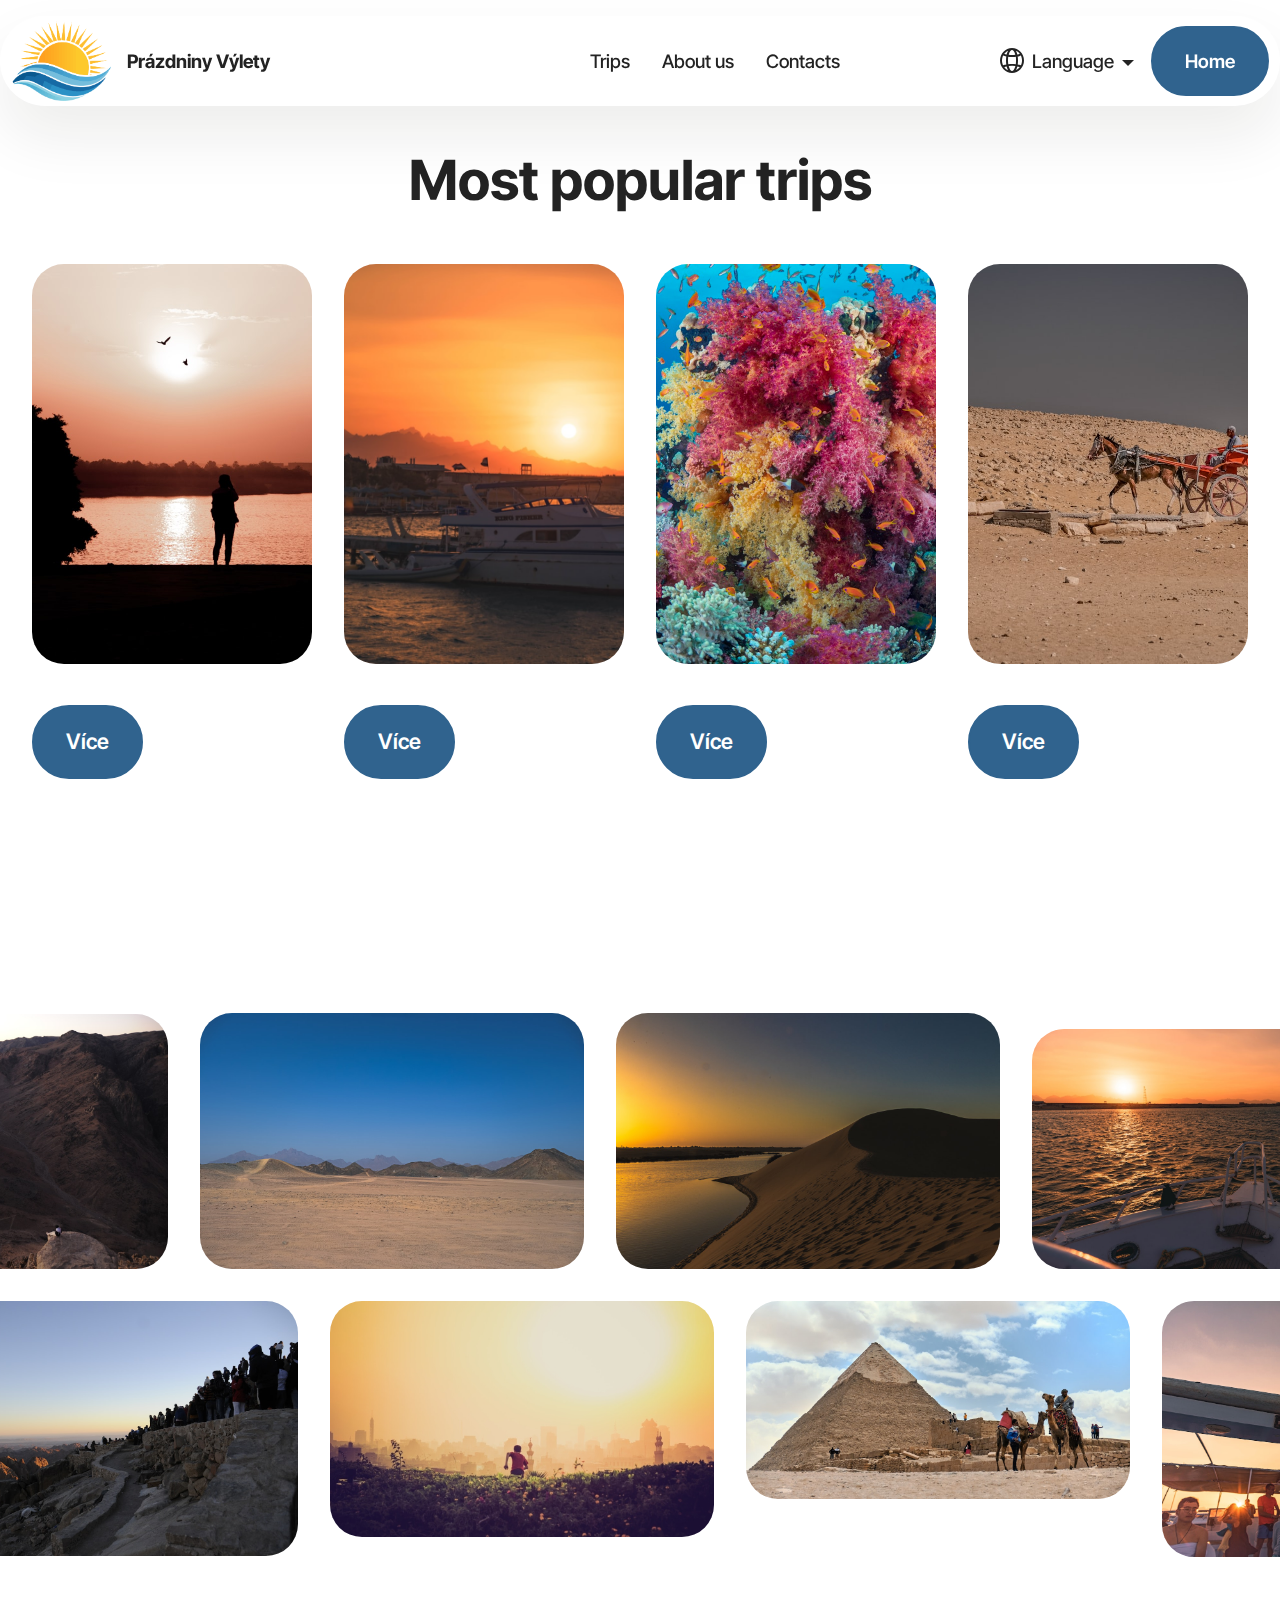
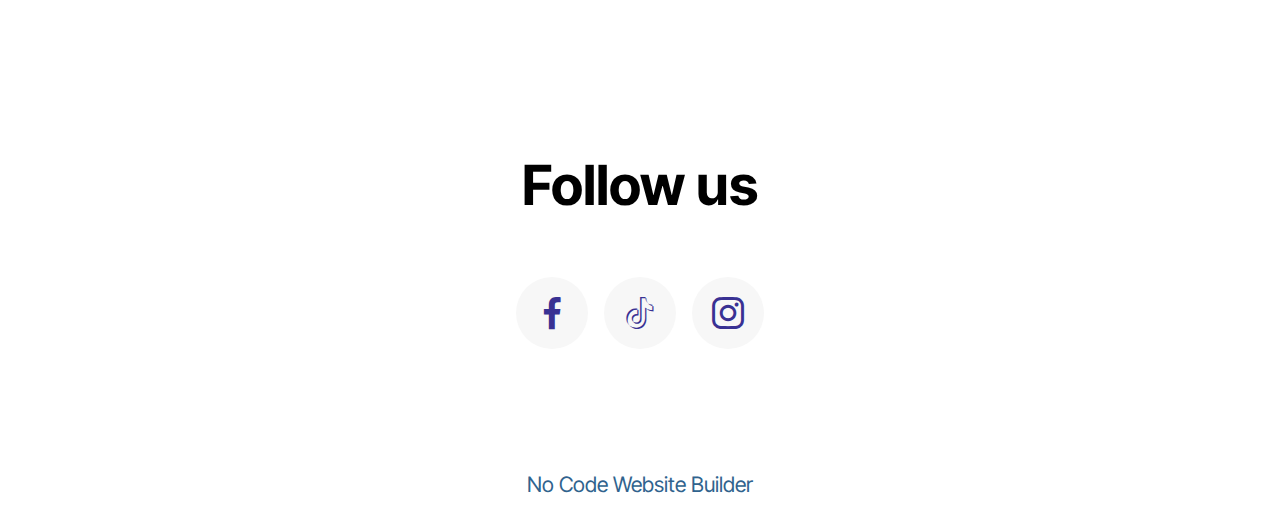
<file: en.html>
<!DOCTYPE html>
<html  >
<head>
  <!-- Site made with Mobirise Website Builder v6.0.6, https://mobirise.com -->
  <meta charset="UTF-8">
  <meta http-equiv="X-UA-Compatible" content="IE=edge">
  <meta name="generator" content="Mobirise v6.0.6, mobirise.com">
  <meta name="viewport" content="width=device-width, initial-scale=1, minimum-scale=1">
  <link rel="shortcut icon" href="assets_en/images/logo-mockup-321x253.png" type="image/x-icon">
  <meta name="description" content="Objevte krásy Egypta prostřednictvím našich informací o výletech. Prozkoumejte starověké památky, pouštní krajinu a Rudé moře. Ideální pro plánování vaší nezapomenutelné dovolené.">
  
  
  <title>Úvodní stránka - English</title>
  <link rel="stylesheet" href="assets_en/web/assets/mobirise-icons2/mobirise2.css">
  <link rel="stylesheet" href="assets_en/bootstrap/css/bootstrap.min.css">
  <link rel="stylesheet" href="assets_en/bootstrap/css/bootstrap-grid.min.css">
  <link rel="stylesheet" href="assets_en/bootstrap/css/bootstrap-reboot.min.css">
  <link rel="stylesheet" href="assets_en/dropdown/css/style.css">
  <link rel="stylesheet" href="assets_en/socicon/css/styles.css">
  <link rel="stylesheet" href="assets_en/theme/css/style.css">
  <link rel="preload" href="https://fonts.googleapis.com/css2?family=Inter+Tight:wght@400;700&display=swap&display=swap" as="style" onload="this.onload=null;this.rel='stylesheet'">
  <noscript><link rel="stylesheet" href="https://fonts.googleapis.com/css2?family=Inter+Tight:wght@400;700&display=swap&display=swap"></noscript>
  <link rel="preload" as="style" href="assets_en/mobirise/css/mbr-additional.css?v=PYsE4N"><link rel="stylesheet" href="assets_en/mobirise/css/mbr-additional.css?v=PYsE4N" type="text/css">

  
  
  
</head>
<body>
  
  <section data-bs-version="5.1" class="menu menu2 cid-uTGIAKzhJ8" once="menu" id="menu-5-uTGIAKzhJ8">
	

	<nav class="navbar navbar-dropdown navbar-fixed-top navbar-expand-lg">
		<div class="container">
			<div class="navbar-brand">
				<span class="navbar-logo">
					<a href="https://mobiri.se">
						<img src="assets_en/images/logo-mockup-321x253.png" alt="Mobirise Website Builder" style="height: 5rem;">
					</a>
				</span>
				<span class="navbar-caption-wrap"><a class="navbar-caption text-black display-4" href="https://mobiri.se">Prázdniny Výlety</a></span>
			</div>
			<button class="navbar-toggler" type="button" data-toggle="collapse" data-bs-toggle="collapse" data-target="#navbarSupportedContent" data-bs-target="#navbarSupportedContent" aria-controls="navbarNavAltMarkup" aria-expanded="false" aria-label="Toggle navigation">
				<div class="hamburger">
					<span></span>
					<span></span>
					<span></span>
					<span></span>
				</div>
			</button>
			<div class="collapse navbar-collapse" id="navbarSupportedContent">
				<ul class="navbar-nav nav-dropdown" data-app-modern-menu="true"><li class="nav-item">
						<a class="nav-link link text-black display-4" href="https://mobiri.se">Trips<br></a>
					</li><li class="nav-item">
						<a class="nav-link link text-black display-4" href="https://mobiri.se" aria-expanded="false">About us</a>
					</li>
					<li class="nav-item">
						<a class="nav-link link text-black display-4" href="https://mobiri.se">Contacts<br></a>
					</li><li class="nav-item"><a class="nav-link link text-black display-4" href="https://mobiri.se"></a></li><li class="nav-item"><a class="nav-link link text-black display-4" href="https://mobiri.se"></a></li><li class="nav-item"><a class="nav-link link text-black display-4" href="https://mobiri.se"></a></li><li class="nav-item"><a class="nav-link link text-black display-4" href="https://mobiri.se"></a></li><li class="nav-item dropdown"><a class="nav-link link text-black dropdown-toggle display-4" href="https://mobiri.se" data-toggle="dropdown-submenu" data-bs-toggle="dropdown" data-bs-auto-close="outside" aria-expanded="false"><span class="mobi-mbri mobi-mbri-globe-2 mbr-iconfont mbr-iconfont-btn"></span>Language</a><div class="dropdown-menu" aria-labelledby="dropdown-973"><a class="text-black dropdown-item text-primary display-4" href="index.html">Česky</a><a class="text-black show dropdown-item text-primary display-4" href="en.html">English</a><a class="text-black show dropdown-item display-4" href="https://mobiri.se">German</a></div></li></ul>
				
				<div class="navbar-buttons mbr-section-btn"><a class="btn btn-primary display-4" href="https://mobiri.se">Home</a></div>
			</div>
		</div>
	</nav>
</section>

<section data-bs-version="5.1" class="features03 cid-uUslEaeYlC" id="features03-0">
  
  
  <div class="container-fluid">
    <div class="row justify-content-center mb-5">
      <div class="col-12 content-head">
        <div class="mbr-section-head">
          <h4 class="mbr-section-title mbr-fonts-style align-center mb-0 display-2">
            <strong>Most popular trips</strong></h4>
          
        </div>
      </div>
    </div>
    <div class="row">
      <div class="item features-image col-12 col-md-6 col-lg-3 active">
        <div class="item-wrapper">
          <div class="item-img mb-3">
            <img src="assets_en/images/photo-1565532593630-79bab29150b1.jpeg" alt="Mobirise Website Builder" title="">
          </div>
          <div class="item-content align-left">
            <h5 class="item-title mbr-fonts-style mt-0 mb-2 display-5"></h5>
            <p class="mbr-text mbr-fonts-style mb-3 display-7"></p>
            <p class="mbr-text mbr-fonts-style mb-3 display-7"></p>
            <div class="mbr-section-btn item-footer">
              <a href="" class="btn item-btn btn-primary display-7">Více</a>
            </div>
          </div>
        </div>
      </div>
      <div class="item features-image col-12 col-md-6 col-lg-3">
        <div class="item-wrapper">
          <div class="item-img mb-3">
            <img src="assets_en/images/photo-1667852976428-3b6f59f0db4f.jpeg" alt="Mobirise Website Builder" title="" data-slide-to="1" data-bs-slide-to="1">
          </div>
          <div class="item-content align-left">
            <h5 class="item-title mbr-fonts-style mb-2 mt-0 display-5"></h5>
            <p class="mbr-text mbr-fonts-style mb-3 display-7"></p>
            <p class="mbr-text mbr-fonts-style mb-3 display-7"></p>
            <div class="mbr-section-btn item-footer">
              <a href="" class="btn item-btn btn-primary display-7">Více</a>
            </div>
          </div>
        </div>
      </div>
      <div class="item features-image col-12 col-md-6 col-lg-3">
        <div class="item-wrapper">
          <div class="item-img mb-3">
            <img src="assets_en/images/photo-1651871756929-09d7bde4e97d.jpeg" alt="Mobirise Website Builder" title="" data-slide-to="2" data-bs-slide-to="2">
          </div>
          <div class="item-content align-left">
            <h5 class="item-title mbr-fonts-style mb-2 mt-0 display-5"></h5>
            <p class="mbr-text mbr-fonts-style mb-3 display-7"></p>
            <p class="mbr-text mbr-fonts-style mb-3 display-7"></p>
            <div class="mbr-section-btn item-footer">
              <a href="" class="btn item-btn btn-primary display-7">Více</a>
            </div>
          </div>
        </div>
      </div>
      <div class="item features-image col-12 col-md-6 col-lg-3">
        <div class="item-wrapper">
          <div class="item-img mb-3">
            <img src="assets_en/images/photo-1662714799435-33f195eeb59b.jpeg" alt="Mobirise Website Builder" title="" data-slide-to="2" data-bs-slide-to="2">
          </div>
          <div class="item-content align-left">
            <h5 class="item-title mbr-fonts-style mb-2 mt-0 display-5"></h5>
            <p class="mbr-text mbr-fonts-style mb-3 display-7"></p>
            <p class="mbr-text mbr-fonts-style mb-3 display-7"></p>
            <div class="mbr-section-btn item-footer">
              <a href="" class="btn item-btn btn-primary display-7">Více</a>
            </div>
          </div>
        </div>
      </div>
    </div>
  </div>
</section>

<section data-bs-version="5.1" class="gallery4 cid-uTGIAKzu8R" id="gallery-12-uTGIAKzu8R">
  
  
  <div class="container-fluid gallery-wrapper">
    <div class="row justify-content-center">
      <div class="col-12 content-head">
        
      </div>
    </div>
    <div class="grid-container">
      <div class="grid-container-1" style="transform: translate3d(-200px, 0px, 0px);">
        <div class="grid-item">
          <img src="assets_en/images/photo-1642590476385-cdb0eae7b160.jpeg" alt="Mobirise Website Builder">
        </div>
        <div class="grid-item">
          <img src="assets_en/images/photo-1662714605538-da61402784ef.jpeg" alt="Mobirise Website Builder">
        </div>
        <div class="grid-item">
          <img src="assets_en/images/photo-1709662400610-bebe1e24b479.jpeg" alt="Mobirise Website Builder">
        </div>
        <div class="grid-item">
          <img src="assets_en/images/photo-1667852976355-600df04dca82.jpeg" alt="Mobirise Website Builder">
        </div>
      </div>
      <div class="grid-container-2" style="transform: translate3d(-70px, 0px, 0px);">
        <div class="grid-item">
          <img src="assets_en/images/photo-1642590446250-00f7b45bdb0b.jpeg" alt="Mobirise Website Builder">
        </div>
        <div class="grid-item">
          <img src="assets_en/images/run.jpeg" alt="Mobirise Website Builder">
        </div>
        <div class="grid-item">
          <img src="assets_en/images/photo-1558660209-f626c3d24044.jpeg" alt="Mobirise Website Builder">
        </div>
        <div class="grid-item">
          <img src="assets_en/images/photo-1667852976331-e50dd2e62a18.jpeg" alt="Mobirise Website Builder">
        </div>
      </div>
    </div>
  </div>
</section>

<section data-bs-version="5.1" class="social05 cid-uTGIAKBuQ5" id="follow-us-2-uTGIAKBuQ5">
    

    

    <div class="container">
        <div class="row">
            <h3 class="mbr-section-title align-center mb-5 mbr-fonts-style display-2">
                <strong>Follow us</strong></h3>
            <div class="col-12">
                <div class="social-row">
                    <div class="soc-item">
                        <a href="https://www.facebook.com/share/16KGKiBvHw/?mibextid=wwXIfr" target="_blank">
                            <span class="mbr-iconfont socicon-facebook socicon"></span>
                        </a>
                    </div>
                    <div class="soc-item">
                        <a href="https://mobiri.se/" target="_blank">
                            <span class="mbr-iconfont socicon-tiktok socicon"></span>
                        </a>
                    </div>
                    <div class="soc-item">
                        <a href="https://mobiri.se/" target="_blank">
                            <span class="mbr-iconfont socicon-instagram socicon"></span>
                        </a>
                    </div>
                    
                    
                </div>
            </div>
        </div>
    </div>
</section><section class="display-7" style="padding: 0;align-items: center;justify-content: center;flex-wrap: wrap;    align-content: center;display: flex;position: relative;height: 4rem;"><a href="https://mobiri.se/4116039" style="flex: 1 1;height: 4rem;position: absolute;width: 100%;z-index: 1;"><img alt="" style="height: 4rem;" src="[data-uri]"></a><p style="margin: 0;text-align: center;" class="display-7">&#8204;</p><a style="z-index:1" href="https://mobirise.com/builder/no-code-website-builder.html">No Code Website Builder</a></section><script src="assets_en/bootstrap/js/bootstrap.bundle.min.js"></script>  <script src="assets_en/smoothscroll/smooth-scroll.js"></script>  <script src="assets_en/ytplayer/index.js"></script>  <script src="assets_en/dropdown/js/navbar-dropdown.js"></script>  <script src="assets_en/scrollgallery/scroll-gallery.js"></script>  <script src="assets_en/theme/js/script.js"></script>  
  
  
</body>
</html>
</file>
<file: assets_en/web/assets/mobirise-icons2/mobirise2.css>
@font-face {
  font-family: 'Moririse2';
  font-display: swap;
  src:  url('mobirise2.eot?f2bix4');
  src:  url('mobirise2.eot?f2bix4#iefix') format('embedded-opentype'),
    url('mobirise2.ttf?f2bix4') format('truetype'),
    url('mobirise2.woff?f2bix4') format('woff'),
    url('mobirise2.svg?f2bix4#mobirise2') format('svg');
  font-weight: normal;
  font-style: normal;
}

[class^="mobi-"], [class*=" mobi-"] {
  /* use !important to prevent issues with browser extensions that change fonts */
  font-family: 'Moririse2' !important;
  speak: none;
  font-style: normal;
  font-weight: normal;
  font-variant: normal;
  text-transform: none;
  line-height: 1;

  /* Better Font Rendering =========== */
  -webkit-font-smoothing: antialiased;
  -moz-osx-font-smoothing: grayscale;
}

.mobi-mbri-add-submenu:before {
  content: "\e900";
}
.mobi-mbri-alert:before {
  content: "\e901";
}
.mobi-mbri-align-center:before {
  content: "\e902";
}
.mobi-mbri-align-justify:before {
  content: "\e903";
}
.mobi-mbri-align-left:before {
  content: "\e904";
}
.mobi-mbri-align-right:before {
  content: "\e905";
}
.mobi-mbri-android:before {
  content: "\e906";
}
.mobi-mbri-apple:before {
  content: "\e907";
}
.mobi-mbri-arrow-down:before {
  content: "\e908";
}
.mobi-mbri-arrow-next:before {
  content: "\e909";
}
.mobi-mbri-arrow-prev:before {
  content: "\e90a";
}
.mobi-mbri-arrow-up:before {
  content: "\e90b";
}
.mobi-mbri-bold:before {
  content: "\e90c";
}
.mobi-mbri-bookmark:before {
  content: "\e90d";
}
.mobi-mbri-bootstrap:before {
  content: "\e90e";
}
.mobi-mbri-briefcase:before {
  content: "\e90f";
}
.mobi-mbri-browse:before {
  content: "\e910";
}
.mobi-mbri-bulleted-list:before {
  content: "\e911";
}
.mobi-mbri-calendar:before {
  content: "\e912";
}
.mobi-mbri-camera:before {
  content: "\e913";
}
.mobi-mbri-cart-add:before {
  content: "\e914";
}
.mobi-mbri-cart-full:before {
  content: "\e915";
}
.mobi-mbri-cash:before {
  content: "\e916";
}
.mobi-mbri-change-style:before {
  content: "\e917";
}
.mobi-mbri-chat:before {
  content: "\e918";
}
.mobi-mbri-clock:before {
  content: "\e919";
}
.mobi-mbri-close:before {
  content: "\e91a";
}
.mobi-mbri-cloud:before {
  content: "\e91b";
}
.mobi-mbri-code:before {
  content: "\e91c";
}
.mobi-mbri-contact-form:before {
  content: "\e91d";
}
.mobi-mbri-credit-card:before {
  content: "\e91e";
}
.mobi-mbri-cursor-click:before {
  content: "\e91f";
}
.mobi-mbri-cust-feedback:before {
  content: "\e920";
}
.mobi-mbri-database:before {
  content: "\e921";
}
.mobi-mbri-delivery:before {
  content: "\e922";
}
.mobi-mbri-desktop:before {
  content: "\e923";
}
.mobi-mbri-devices:before {
  content: "\e924";
}
.mobi-mbri-down:before {
  content: "\e925";
}
.mobi-mbri-download-2:before {
  content: "\e926";
}
.mobi-mbri-download:before {
  content: "\e927";
}
.mobi-mbri-drag-n-drop-2:before {
  content: "\e928";
}
.mobi-mbri-drag-n-drop:before {
  content: "\e929";
}
.mobi-mbri-edit-2:before {
  content: "\e92a";
}
.mobi-mbri-edit:before {
  content: "\e92b";
}
.mobi-mbri-error:before {
  content: "\e92c";
}
.mobi-mbri-extension:before {
  content: "\e92d";
}
.mobi-mbri-features:before {
  content: "\e92e";
}
.mobi-mbri-file:before {
  content: "\e92f";
}
.mobi-mbri-flag:before {
  content: "\e930";
}
.mobi-mbri-folder:before {
  content: "\e931";
}
.mobi-mbri-gift:before {
  content: "\e932";
}
.mobi-mbri-github:before {
  content: "\e933";
}
.mobi-mbri-globe-2:before {
  content: "\e934";
}
.mobi-mbri-globe:before {
  content: "\e935";
}
.mobi-mbri-growing-chart:before {
  content: "\e936";
}
.mobi-mbri-hearth:before {
  content: "\e937";
}
.mobi-mbri-help:before {
  content: "\e938";
}
.mobi-mbri-home:before {
  content: "\e939";
}
.mobi-mbri-hot-cup:before {
  content: "\e93a";
}
.mobi-mbri-idea:before {
  content: "\e93b";
}
.mobi-mbri-image-gallery:before {
  content: "\e93c";
}
.mobi-mbri-image-slider:before {
  content: "\e93d";
}
.mobi-mbri-info:before {
  content: "\e93e";
}
.mobi-mbri-italic:before {
  content: "\e93f";
}
.mobi-mbri-key:before {
  content: "\e940";
}
.mobi-mbri-laptop:before {
  content: "\e941";
}
.mobi-mbri-layers:before {
  content: "\e942";
}
.mobi-mbri-left-right:before {
  content: "\e943";
}
.mobi-mbri-left:before {
  content: "\e944";
}
.mobi-mbri-letter:before {
  content: "\e945";
}
.mobi-mbri-like:before {
  content: "\e946";
}
.mobi-mbri-link:before {
  content: "\e947";
}
.mobi-mbri-lock:before {
  content: "\e948";
}
.mobi-mbri-login:before {
  content: "\e949";
}
.mobi-mbri-logout:before {
  content: "\e94a";
}
.mobi-mbri-magic-stick:before {
  content: "\e94b";
}
.mobi-mbri-map-pin:before {
  content: "\e94c";
}
.mobi-mbri-menu:before {
  content: "\e94d";
}
.mobi-mbri-mobile-2:before {
  content: "\e94e";
}
.mobi-mbri-mobile-horizontal:before {
  content: "\e94f";
}
.mobi-mbri-mobile:before {
  content: "\e950";
}
.mobi-mbri-mobirise:before {
  content: "\e951";
}
.mobi-mbri-more-horizontal:before {
  content: "\e952";
}
.mobi-mbri-more-vertical:before {
  content: "\e953";
}
.mobi-mbri-music:before {
  content: "\e954";
}
.mobi-mbri-new-file:before {
  content: "\e955";
}
.mobi-mbri-numbered-list:before {
  content: "\e956";
}
.mobi-mbri-opened-folder:before {
  content: "\e957";
}
.mobi-mbri-pages:before {
  content: "\e958";
}
.mobi-mbri-paper-plane:before {
  content: "\e959";
}
.mobi-mbri-paperclip:before {
  content: "\e95a";
}
.mobi-mbri-phone:before {
  content: "\e95b";
}
.mobi-mbri-photo:before {
  content: "\e95c";
}
.mobi-mbri-photos:before {
  content: "\e95d";
}
.mobi-mbri-pin:before {
  content: "\e95e";
}
.mobi-mbri-play:before {
  content: "\e95f";
}
.mobi-mbri-plus:before {
  content: "\e960";
}
.mobi-mbri-preview:before {
  content: "\e961";
}
.mobi-mbri-print:before {
  content: "\e962";
}
.mobi-mbri-protect:before {
  content: "\e963";
}
.mobi-mbri-question:before {
  content: "\e964";
}
.mobi-mbri-quote-left:before {
  content: "\e965";
}
.mobi-mbri-quote-right:before {
  content: "\e966";
}
.mobi-mbri-redo:before {
  content: "\e967";
}
.mobi-mbri-refresh:before {
  content: "\e968";
}
.mobi-mbri-responsive-2:before {
  content: "\e969";
}
.mobi-mbri-responsive:before {
  content: "\e96a";
}
.mobi-mbri-right:before {
  content: "\e96b";
}
.mobi-mbri-rocket:before {
  content: "\e96c";
}
.mobi-mbri-sad-face:before {
  content: "\e96d";
}
.mobi-mbri-sale:before {
  content: "\e96e";
}
.mobi-mbri-save:before {
  content: "\e96f";
}
.mobi-mbri-search:before {
  content: "\e970";
}
.mobi-mbri-setting-2:before {
  content: "\e971";
}
.mobi-mbri-setting-3:before {
  content: "\e972";
}
.mobi-mbri-setting:before {
  content: "\e973";
}
.mobi-mbri-share:before {
  content: "\e974";
}
.mobi-mbri-shopping-bag:before {
  content: "\e975";
}
.mobi-mbri-shopping-basket:before {
  content: "\e976";
}
.mobi-mbri-shopping-cart:before {
  content: "\e977";
}
.mobi-mbri-sites:before {
  content: "\e978";
}
.mobi-mbri-smile-face:before {
  content: "\e979";
}
.mobi-mbri-speed:before {
  content: "\e97a";
}
.mobi-mbri-star:before {
  content: "\e97b";
}
.mobi-mbri-success:before {
  content: "\e97c";
}
.mobi-mbri-sun:before {
  content: "\e97d";
}
.mobi-mbri-sun2:before {
  content: "\e97e";
}
.mobi-mbri-tablet-vertical:before {
  content: "\e97f";
}
.mobi-mbri-tablet:before {
  content: "\e980";
}
.mobi-mbri-target:before {
  content: "\e981";
}
.mobi-mbri-timer:before {
  content: "\e982";
}
.mobi-mbri-to-ftp:before {
  content: "\e983";
}
.mobi-mbri-to-local-drive:before {
  content: "\e984";
}
.mobi-mbri-touch-swipe:before {
  content: "\e985";
}
.mobi-mbri-touch:before {
  content: "\e986";
}
.mobi-mbri-trash:before {
  content: "\e987";
}
.mobi-mbri-underline:before {
  content: "\e988";
}
.mobi-mbri-undo:before {
  content: "\e989";
}
.mobi-mbri-unlink:before {
  content: "\e98a";
}
.mobi-mbri-unlock:before {
  content: "\e98b";
}
.mobi-mbri-up-down:before {
  content: "\e98c";
}
.mobi-mbri-up:before {
  content: "\e98d";
}
.mobi-mbri-update:before {
  content: "\e98e";
}
.mobi-mbri-upload-2:before {
  content: "\e98f";
}
.mobi-mbri-upload:before {
  content: "\e990";
}
.mobi-mbri-user-2:before {
  content: "\e991";
}
.mobi-mbri-user:before {
  content: "\e992";
}
.mobi-mbri-users:before {
  content: "\e993";
}
.mobi-mbri-video-play:before {
  content: "\e994";
}
.mobi-mbri-video:before {
  content: "\e995";
}
.mobi-mbri-watch:before {
  content: "\e996";
}
.mobi-mbri-website-theme-2:before {
  content: "\e997";
}
.mobi-mbri-website-theme:before {
  content: "\e998";
}
.mobi-mbri-wifi:before {
  content: "\e999";
}
.mobi-mbri-windows:before {
  content: "\e99a";
}
.mobi-mbri-zoom-in:before {
  content: "\e99b";
}
.mobi-mbri-zoom-out:before {
  content: "\e99c";
}
</file>
<file: assets_en/dropdown/css/style.css>
.navbar-dropdown {
  left: 0;
  padding: 0;
  position: absolute;
  right: 0;
  top: 0;
  transition: all 0.45s ease;
  z-index: 1030;
  background: #282828; }
  .navbar-dropdown .navbar-logo {
    margin-right: 0.8rem;
    transition: margin 0.3s ease-in-out;
    vertical-align: middle; }
    .navbar-dropdown .navbar-logo img {
      height: 3.125rem;
      transition: all 0.3s ease-in-out; }
    .navbar-dropdown .navbar-logo.mbr-iconfont {
      font-size: 3.125rem;
      line-height: 3.125rem; }
  .navbar-dropdown .navbar-caption {
    font-weight: 700;
    white-space: normal;
    vertical-align: -4px;
    line-height: 3.125rem !important; }
    .navbar-dropdown .navbar-caption, .navbar-dropdown .navbar-caption:hover {
      color: inherit;
      text-decoration: none; }
  .navbar-dropdown .mbr-iconfont + .navbar-caption {
    vertical-align: -1px; }
  .navbar-dropdown.navbar-fixed-top {
    position: fixed; }
  .navbar-dropdown .navbar-brand span {
    vertical-align: -4px; }
  .navbar-dropdown.bg-color.transparent {
    background: none; }
  .navbar-dropdown.navbar-short .navbar-brand {
    padding: 0.625rem 0; }
    .navbar-dropdown.navbar-short .navbar-brand span {
      vertical-align: -1px; }
  .navbar-dropdown.navbar-short .navbar-caption {
    line-height: 2.375rem !important;
    vertical-align: -2px; }
  .navbar-dropdown.navbar-short .navbar-logo {
    margin-right: 0.5rem; }
    .navbar-dropdown.navbar-short .navbar-logo img {
      height: 2.375rem; }
    .navbar-dropdown.navbar-short .navbar-logo.mbr-iconfont {
      font-size: 2.375rem;
      line-height: 2.375rem; }
  .navbar-dropdown.navbar-short .mbr-table-cell {
    height: 3.625rem; }
  .navbar-dropdown .navbar-close {
    left: 0.6875rem;
    position: fixed;
    top: 0.75rem;
    z-index: 1000; }
  .navbar-dropdown .hamburger-icon {
    content: "";
    display: inline-block;
    vertical-align: middle;
    width: 16px;
    -webkit-box-shadow: 0 -6px 0 1px #282828,0 0 0 1px #282828,0 6px 0 1px #282828;
    -moz-box-shadow: 0 -6px 0 1px #282828,0 0 0 1px #282828,0 6px 0 1px #282828;
    box-shadow: 0 -6px 0 1px #282828,0 0 0 1px #282828,0 6px 0 1px #282828; }

.dropdown-menu .dropdown-toggle[data-toggle="dropdown-submenu"]::after {
  border-bottom: 0.35em solid transparent;
  border-left: 0.35em solid;
  border-right: 0;
  border-top: 0.35em solid transparent;
  margin-left: 0.3rem; }

.dropdown-menu .dropdown-item:focus {
  outline: 0; }

.nav-dropdown {
  font-size: 0.75rem;
  font-weight: 500;
  height: auto !important; }
  .nav-dropdown .nav-btn {
    padding-left: 1rem; }
  .nav-dropdown .link {
    margin: .667em 1.667em;
    font-weight: 500;
    padding: 0;
    transition: color .2s ease-in-out; }
    .nav-dropdown .link.dropdown-toggle {
      margin-right: 2.583em; }
      .nav-dropdown .link.dropdown-toggle::after {
        margin-left: .25rem;
        border-top: 0.35em solid;
        border-right: 0.35em solid transparent;
        border-left: 0.35em solid transparent;
        border-bottom: 0; }
      .nav-dropdown .link.dropdown-toggle[aria-expanded="true"] {
        margin: 0;
        padding: 0.667em 3.263em  0.667em 1.667em; }
  .nav-dropdown .link::after,
  .nav-dropdown .dropdown-item::after {
    color: inherit; }
  .nav-dropdown .btn {
    font-size: 0.75rem;
    font-weight: 700;
    letter-spacing: 0;
    margin-bottom: 0;
    padding-left: 1.25rem;
    padding-right: 1.25rem; }
  .nav-dropdown .dropdown-menu {
    border-radius: 0;
    border: 0;
    left: 0;
    margin: 0;
    padding-bottom: 1.25rem;
    padding-top: 1.25rem;
    position: relative; }
  .nav-dropdown .dropdown-submenu {
    margin-left: 0.125rem;
    top: 0; }
  .nav-dropdown .dropdown-item {
    font-weight: 500;
    line-height: 2;
    padding: 0.3846em 4.615em 0.3846em 1.5385em;
    position: relative;
    transition: color .2s ease-in-out, background-color .2s ease-in-out; }
    .nav-dropdown .dropdown-item::after {
      margin-top: -0.3077em;
      position: absolute;
      right: 1.1538em;
      top: 50%; }
    .nav-dropdown .dropdown-item:focus, .nav-dropdown .dropdown-item:hover {
      background: none; }

@media (max-width: 767px) {
  .nav-dropdown.navbar-toggleable-sm {
    bottom: 0;
    display: none;
    left: 0;
    overflow-x: hidden;
    position: fixed;
    top: 0;
    transform: translateX(-100%);
    -ms-transform: translateX(-100%);
    -webkit-transform: translateX(-100%);
    width: 18.75rem;
    z-index: 999; } }
.nav-dropdown.navbar-toggleable-xl {
  bottom: 0;
  display: none;
  left: 0;
  overflow-x: hidden;
  position: fixed;
  top: 0;
  transform: translateX(-100%);
  -ms-transform: translateX(-100%);
  -webkit-transform: translateX(-100%);
  width: 18.75rem;
  z-index: 999; }

.nav-dropdown-sm {
  display: block !important;
  overflow-x: hidden;
  overflow: auto;
  padding-top: 3.875rem; }
  .nav-dropdown-sm::after {
    content: "";
    display: block;
    height: 3rem;
    width: 100%; }
  .nav-dropdown-sm.collapse.in ~ .navbar-close {
    display: block !important; }
  .nav-dropdown-sm.collapsing, .nav-dropdown-sm.collapse.in {
    transform: translateX(0);
    -ms-transform: translateX(0);
    -webkit-transform: translateX(0);
    transition: all 0.25s ease-out;
    -webkit-transition: all 0.25s ease-out;
    background: #282828; }
  .nav-dropdown-sm.collapsing[aria-expanded="false"] {
    transform: translateX(-100%);
    -ms-transform: translateX(-100%);
    -webkit-transform: translateX(-100%); }
  .nav-dropdown-sm .nav-item {
    display: block;
    margin-left: 0 !important;
    padding-left: 0; }
  .nav-dropdown-sm .link,
  .nav-dropdown-sm .dropdown-item {
    border-top: 1px dotted rgba(255, 255, 255, 0.1);
    font-size: 0.8125rem;
    line-height: 1.6;
    margin: 0 !important;
    padding: 0.875rem 2.4rem 0.875rem 1.5625rem !important;
    position: relative;
    white-space: normal; }
    .nav-dropdown-sm .link:focus, .nav-dropdown-sm .link:hover,
    .nav-dropdown-sm .dropdown-item:focus,
    .nav-dropdown-sm .dropdown-item:hover {
      background: rgba(0, 0, 0, 0.2) !important;
      color: #c0a375; }
  .nav-dropdown-sm .nav-btn {
    position: relative;
    padding: 1.5625rem 1.5625rem 0 1.5625rem; }
    .nav-dropdown-sm .nav-btn::before {
      border-top: 1px dotted rgba(255, 255, 255, 0.1);
      content: "";
      left: 0;
      position: absolute;
      top: 0;
      width: 100%; }
    .nav-dropdown-sm .nav-btn + .nav-btn {
      padding-top: 0.625rem; }
      .nav-dropdown-sm .nav-btn + .nav-btn::before {
        display: none; }
  .nav-dropdown-sm .btn {
    padding: 0.625rem 0; }
  .nav-dropdown-sm .dropdown-toggle[data-toggle="dropdown-submenu"]::after {
    margin-left: .25rem;
    border-top: 0.35em solid;
    border-right: 0.35em solid transparent;
    border-left: 0.35em solid transparent;
    border-bottom: 0; }
  .nav-dropdown-sm .dropdown-toggle[data-toggle="dropdown-submenu"][aria-expanded="true"]::after {
    border-top: 0;
    border-right: 0.35em solid transparent;
    border-left: 0.35em solid transparent;
    border-bottom: 0.35em solid; }
  .nav-dropdown-sm .dropdown-menu {
    margin: 0;
    padding: 0;
    position: relative;
    top: 0;
    left: 0;
    width: 100%;
    border: 0;
    float: none;
    border-radius: 0;
    background: none; }
  .nav-dropdown-sm .dropdown-submenu {
    left: 100%;
    margin-left: 0.125rem;
    margin-top: -1.25rem;
    top: 0; }

.navbar-toggleable-sm .nav-dropdown .dropdown-menu {
  position: absolute; }

.navbar-toggleable-sm .nav-dropdown .dropdown-submenu {
  left: 100%;
  margin-left: 0.125rem;
  margin-top: -1.25rem;
  top: 0; }

.navbar-toggleable-sm.opened .nav-dropdown .dropdown-menu {
  position: relative; }

.navbar-toggleable-sm.opened .nav-dropdown .dropdown-submenu {
  left: 0;
  margin-left: 00rem;
  margin-top: 0rem;
  top: 0; }

.is-builder .nav-dropdown.collapsing {
  transition: none !important; }
</file>
<file: assets_en/socicon/css/styles.css>
@charset "UTF-8";

@font-face {
  font-family: 'Socicon';
  src:  url('../fonts/socicon.eot');
  src:  url('../fonts/socicon.eot?#iefix') format('embedded-opentype'),
    url('../fonts/socicon.woff2') format('woff2'),
    url('../fonts/socicon.ttf') format('truetype'),
    url('../fonts/socicon.woff') format('woff'),
    url('../fonts/socicon.svg#socicon') format('svg');
  font-weight: normal;
  font-style: normal;
  font-display: swap;
}

[data-icon]:before {
  font-family: "socicon" !important;
  content: attr(data-icon);
  font-style: normal !important;
  font-weight: normal !important;
  font-variant: normal !important;
  text-transform: none !important;
  speak: none;
  line-height: 1;
  -webkit-font-smoothing: antialiased;
  -moz-osx-font-smoothing: grayscale;
}

[class^="socicon-"], [class*=" socicon-"] {
  /* use !important to prevent issues with browser extensions that change fonts */
  font-family: 'Socicon' !important;
  speak: none;
  font-style: normal;
  font-weight: normal;
  font-variant: normal;
  text-transform: none;
  line-height: 1;

  /* Better Font Rendering =========== */
  -webkit-font-smoothing: antialiased;
  -moz-osx-font-smoothing: grayscale;
}

.socicon-500px:before {
  content: "\e000";
}
.socicon-8tracks:before {
  content: "\e001";
}
.socicon-airbnb:before {
  content: "\e002";
}
.socicon-alliance:before {
  content: "\e003";
}
.socicon-amazon:before {
  content: "\e004";
}
.socicon-amplement:before {
  content: "\e005";
}
.socicon-android:before {
  content: "\e006";
}
.socicon-angellist:before {
  content: "\e007";
}
.socicon-apple:before {
  content: "\e008";
}
.socicon-appnet:before {
  content: "\e009";
}
.socicon-baidu:before {
  content: "\e00a";
}
.socicon-bandcamp:before {
  content: "\e00b";
}
.socicon-battlenet:before {
  content: "\e00c";
}
.socicon-mixer:before {
  content: "\e00d";
}
.socicon-bebee:before {
  content: "\e00e";
}
.socicon-bebo:before {
  content: "\e00f";
}
.socicon-behance:before {
  content: "\e010";
}
.socicon-blizzard:before {
  content: "\e011";
}
.socicon-blogger:before {
  content: "\e012";
}
.socicon-buffer:before {
  content: "\e013";
}
.socicon-chrome:before {
  content: "\e014";
}
.socicon-coderwall:before {
  content: "\e015";
}
.socicon-curse:before {
  content: "\e016";
}
.socicon-dailymotion:before {
  content: "\e017";
}
.socicon-deezer:before {
  content: "\e018";
}
.socicon-delicious:before {
  content: "\e019";
}
.socicon-deviantart:before {
  content: "\e01a";
}
.socicon-diablo:before {
  content: "\e01b";
}
.socicon-digg:before {
  content: "\e01c";
}
.socicon-discord:before {
  content: "\e01d";
}
.socicon-disqus:before {
  content: "\e01e";
}
.socicon-douban:before {
  content: "\e01f";
}
.socicon-draugiem:before {
  content: "\e020";
}
.socicon-dribbble:before {
  content: "\e021";
}
.socicon-drupal:before {
  content: "\e022";
}
.socicon-ebay:before {
  content: "\e023";
}
.socicon-ello:before {
  content: "\e024";
}
.socicon-endomodo:before {
  content: "\e025";
}
.socicon-envato:before {
  content: "\e026";
}
.socicon-etsy:before {
  content: "\e027";
}
.socicon-facebook:before {
  content: "\e028";
}
.socicon-feedburner:before {
  content: "\e029";
}
.socicon-filmweb:before {
  content: "\e02a";
}
.socicon-firefox:before {
  content: "\e02b";
}
.socicon-flattr:before {
  content: "\e02c";
}
.socicon-flickr:before {
  content: "\e02d";
}
.socicon-formulr:before {
  content: "\e02e";
}
.socicon-forrst:before {
  content: "\e02f";
}
.socicon-foursquare:before {
  content: "\e030";
}
.socicon-friendfeed:before {
  content: "\e031";
}
.socicon-github:before {
  content: "\e032";
}
.socicon-goodreads:before {
  content: "\e033";
}
.socicon-google:before {
  content: "\e034";
}
.socicon-googlescholar:before {
  content: "\e035";
}
.socicon-googlegroups:before {
  content: "\e036";
}
.socicon-googlephotos:before {
  content: "\e037";
}
.socicon-googleplus:before {
  content: "\e038";
}
.socicon-grooveshark:before {
  content: "\e039";
}
.socicon-hackerrank:before {
  content: "\e03a";
}
.socicon-hearthstone:before {
  content: "\e03b";
}
.socicon-hellocoton:before {
  content: "\e03c";
}
.socicon-heroes:before {
  content: "\e03d";
}
.socicon-smashcast:before {
  content: "\e03e";
}
.socicon-horde:before {
  content: "\e03f";
}
.socicon-houzz:before {
  content: "\e040";
}
.socicon-icq:before {
  content: "\e041";
}
.socicon-identica:before {
  content: "\e042";
}
.socicon-imdb:before {
  content: "\e043";
}
.socicon-instagram:before {
  content: "\e044";
}
.socicon-issuu:before {
  content: "\e045";
}
.socicon-istock:before {
  content: "\e046";
}
.socicon-itunes:before {
  content: "\e047";
}
.socicon-keybase:before {
  content: "\e048";
}
.socicon-lanyrd:before {
  content: "\e049";
}
.socicon-lastfm:before {
  content: "\e04a";
}
.socicon-line:before {
  content: "\e04b";
}
.socicon-linkedin:before {
  content: "\e04c";
}
.socicon-livejournal:before {
  content: "\e04d";
}
.socicon-lyft:before {
  content: "\e04e";
}
.socicon-macos:before {
  content: "\e04f";
}
.socicon-mail:before {
  content: "\e050";
}
.socicon-medium:before {
  content: "\e051";
}
.socicon-meetup:before {
  content: "\e052";
}
.socicon-mixcloud:before {
  content: "\e053";
}
.socicon-modelmayhem:before {
  content: "\e054";
}
.socicon-mumble:before {
  content: "\e055";
}
.socicon-myspace:before {
  content: "\e056";
}
.socicon-newsvine:before {
  content: "\e057";
}
.socicon-nintendo:before {
  content: "\e058";
}
.socicon-npm:before {
  content: "\e059";
}
.socicon-odnoklassniki:before {
  content: "\e05a";
}
.socicon-openid:before {
  content: "\e05b";
}
.socicon-opera:before {
  content: "\e05c";
}
.socicon-outlook:before {
  content: "\e05d";
}
.socicon-overwatch:before {
  content: "\e05e";
}
.socicon-patreon:before {
  content: "\e05f";
}
.socicon-paypal:before {
  content: "\e060";
}
.socicon-periscope:before {
  content: "\e061";
}
.socicon-persona:before {
  content: "\e062";
}
.socicon-pinterest:before {
  content: "\e063";
}
.socicon-play:before {
  content: "\e064";
}
.socicon-player:before {
  content: "\e065";
}
.socicon-playstation:before {
  content: "\e066";
}
.socicon-pocket:before {
  content: "\e067";
}
.socicon-qq:before {
  content: "\e068";
}
.socicon-quora:before {
  content: "\e069";
}
.socicon-raidcall:before {
  content: "\e06a";
}
.socicon-ravelry:before {
  content: "\e06b";
}
.socicon-reddit:before {
  content: "\e06c";
}
.socicon-renren:before {
  content: "\e06d";
}
.socicon-researchgate:before {
  content: "\e06e";
}
.socicon-residentadvisor:before {
  content: "\e06f";
}
.socicon-reverbnation:before {
  content: "\e070";
}
.socicon-rss:before {
  content: "\e071";
}
.socicon-sharethis:before {
  content: "\e072";
}
.socicon-skype:before {
  content: "\e073";
}
.socicon-slideshare:before {
  content: "\e074";
}
.socicon-smugmug:before {
  content: "\e075";
}
.socicon-snapchat:before {
  content: "\e076";
}
.socicon-songkick:before {
  content: "\e077";
}
.socicon-soundcloud:before {
  content: "\e078";
}
.socicon-spotify:before {
  content: "\e079";
}
.socicon-stackexchange:before {
  content: "\e07a";
}
.socicon-stackoverflow:before {
  content: "\e07b";
}
.socicon-starcraft:before {
  content: "\e07c";
}
.socicon-stayfriends:before {
  content: "\e07d";
}
.socicon-steam:before {
  content: "\e07e";
}
.socicon-storehouse:before {
  content: "\e07f";
}
.socicon-strava:before {
  content: "\e080";
}
.socicon-streamjar:before {
  content: "\e081";
}
.socicon-stumbleupon:before {
  content: "\e082";
}
.socicon-swarm:before {
  content: "\e083";
}
.socicon-teamspeak:before {
  content: "\e084";
}
.socicon-teamviewer:before {
  content: "\e085";
}
.socicon-technorati:before {
  content: "\e086";
}
.socicon-telegram:before {
  content: "\e087";
}
.socicon-tripadvisor:before {
  content: "\e088";
}
.socicon-tripit:before {
  content: "\e089";
}
.socicon-triplej:before {
  content: "\e08a";
}
.socicon-tumblr:before {
  content: "\e08b";
}
.socicon-twitch:before {
  content: "\e08c";
}
.socicon-twitter:before {
  content: "\e08d";
}
.socicon-uber:before {
  content: "\e08e";
}
.socicon-ventrilo:before {
  content: "\e08f";
}
.socicon-viadeo:before {
  content: "\e090";
}
.socicon-viber:before {
  content: "\e091";
}
.socicon-viewbug:before {
  content: "\e092";
}
.socicon-vimeo:before {
  content: "\e093";
}
.socicon-vine:before {
  content: "\e094";
}
.socicon-vkontakte:before {
  content: "\e095";
}
.socicon-warcraft:before {
  content: "\e096";
}
.socicon-wechat:before {
  content: "\e097";
}
.socicon-weibo:before {
  content: "\e098";
}
.socicon-whatsapp:before {
  content: "\e099";
}
.socicon-wikipedia:before {
  content: "\e09a";
}
.socicon-windows:before {
  content: "\e09b";
}
.socicon-wordpress:before {
  content: "\e09c";
}
.socicon-wykop:before {
  content: "\e09d";
}
.socicon-xbox:before {
  content: "\e09e";
}
.socicon-xing:before {
  content: "\e09f";
}
.socicon-yahoo:before {
  content: "\e0a0";
}
.socicon-yammer:before {
  content: "\e0a1";
}
.socicon-yandex:before {
  content: "\e0a2";
}
.socicon-yelp:before {
  content: "\e0a3";
}
.socicon-younow:before {
  content: "\e0a4";
}
.socicon-youtube:before {
  content: "\e0a5";
}
.socicon-zapier:before {
  content: "\e0a6";
}
.socicon-zerply:before {
  content: "\e0a7";
}
.socicon-zomato:before {
  content: "\e0a8";
}
.socicon-zynga:before {
  content: "\e0a9";
}
.socicon-bluesky:before {
  content: "\e0aa";
}
.socicon-threads:before {
  content: "\e0ab";
}
.socicon-spreadshirt:before {
  content: "\e901";
}
.socicon-gamejolt:before {
  content: "\e902";
}
.socicon-trello:before {
  content: "\e903";
}
.socicon-tunein:before {
  content: "\e904";
}
.socicon-bloglovin:before {
  content: "\e905";
}
.socicon-gamewisp:before {
  content: "\e906";
}
.socicon-messenger:before {
  content: "\e907";
}
.socicon-pandora:before {
  content: "\e908";
}
.socicon-augment:before {
  content: "\e909";
}
.socicon-bitbucket:before {
  content: "\e90a";
}
.socicon-fyuse:before {
  content: "\e90b";
}
.socicon-yt-gaming:before {
  content: "\e90c";
}
.socicon-sketchfab:before {
  content: "\e90d";
}
.socicon-mobcrush:before {
  content: "\e90e";
}
.socicon-microsoft:before {
  content: "\e90f";
}
.socicon-realtor:before {
  content: "\e910";
}
.socicon-tidal:before {
  content: "\e911";
}
.socicon-qobuz:before {
  content: "\e912";
}
.socicon-natgeo:before {
  content: "\e913";
}
.socicon-mastodon:before {
  content: "\e914";
}
.socicon-unsplash:before {
  content: "\e915";
}
.socicon-homeadvisor:before {
  content: "\e916";
}
.socicon-angieslist:before {
  content: "\e917";
}
.socicon-codepen:before {
  content: "\e918";
}
.socicon-slack:before {
  content: "\e919";
}
.socicon-openaigym:before {
  content: "\e91a";
}
.socicon-logmein:before {
  content: "\e91b";
}
.socicon-fiverr:before {
  content: "\e91c";
}
.socicon-gotomeeting:before {
  content: "\e91d";
}
.socicon-aliexpress:before {
  content: "\e91e";
}
.socicon-guru:before {
  content: "\e91f";
}
.socicon-appstore:before {
  content: "\e920";
}
.socicon-homes:before {
  content: "\e921";
}
.socicon-zoom:before {
  content: "\e922";
}
.socicon-alibaba:before {
  content: "\e923";
}
.socicon-craigslist:before {
  content: "\e924";
}
.socicon-wix:before {
  content: "\e925";
}
.socicon-redfin:before {
  content: "\e926";
}
.socicon-googlecalendar:before {
  content: "\e927";
}
.socicon-shopify:before {
  content: "\e928";
}
.socicon-freelancer:before {
  content: "\e929";
}
.socicon-seedrs:before {
  content: "\e92a";
}
.socicon-bing:before {
  content: "\e92b";
}
.socicon-doodle:before {
  content: "\e92c";
}
.socicon-bonanza:before {
  content: "\e92d";
}
.socicon-squarespace:before {
  content: "\e92e";
}
.socicon-toptal:before {
  content: "\e92f";
}
.socicon-gust:before {
  content: "\e930";
}
.socicon-ask:before {
  content: "\e931";
}
.socicon-trulia:before {
  content: "\e932";
}
.socicon-loomly:before {
  content: "\e933";
}
.socicon-ghost:before {
  content: "\e934";
}
.socicon-upwork:before {
  content: "\e935";
}
.socicon-fundable:before {
  content: "\e936";
}
.socicon-booking:before {
  content: "\e937";
}
.socicon-googlemaps:before {
  content: "\e938";
}
.socicon-zillow:before {
  content: "\e939";
}
.socicon-niconico:before {
  content: "\e93a";
}
.socicon-toneden:before {
  content: "\e93b";
}
.socicon-crunchbase:before {
  content: "\e93c";
}
.socicon-homefy:before {
  content: "\e93d";
}
.socicon-calendly:before {
  content: "\e93e";
}
.socicon-livemaster:before {
  content: "\e93f";
}
.socicon-udemy:before {
  content: "\e940";
}
.socicon-codered:before {
  content: "\e941";
}
.socicon-origin:before {
  content: "\e942";
}
.socicon-nextdoor:before {
  content: "\e943";
}
.socicon-portfolio:before {
  content: "\e944";
}
.socicon-instructables:before {
  content: "\e945";
}
.socicon-gitlab:before {
  content: "\e946";
}
.socicon-hackernews:before {
  content: "\e947";
}
.socicon-smashwords:before {
  content: "\e948";
}
.socicon-kobo:before {
  content: "\e949";
}
.socicon-bookbub:before {
  content: "\e94a";
}
.socicon-mailru:before {
  content: "\e94b";
}
.socicon-moddb:before {
  content: "\e94c";
}
.socicon-indiedb:before {
  content: "\e94d";
}
.socicon-traxsource:before {
  content: "\e94e";
}
.socicon-gamefor:before {
  content: "\e94f";
}
.socicon-pixiv:before {
  content: "\e950";
}
.socicon-myanimelist:before {
  content: "\e951";
}
.socicon-blackberry:before {
  content: "\e952";
}
.socicon-wickr:before {
  content: "\e953";
}
.socicon-spip:before {
  content: "\e954";
}
.socicon-napster:before {
  content: "\e955";
}
.socicon-beatport:before {
  content: "\e956";
}
.socicon-hackerone:before {
  content: "\e957";
}
.socicon-internet:before {
  content: "\e958";
}
.socicon-ubuntu:before {
  content: "\e959";
}
.socicon-artstation:before {
  content: "\e95a";
}
.socicon-invision:before {
  content: "\e95b";
}
.socicon-torial:before {
  content: "\e95c";
}
.socicon-collectorz:before {
  content: "\e95d";
}
.socicon-seenthis:before {
  content: "\e95e";
}
.socicon-googleplaymusic:before {
  content: "\e95f";
}
.socicon-debian:before {
  content: "\e960";
}
.socicon-filmfreeway:before {
  content: "\e961";
}
.socicon-gnome:before {
  content: "\e962";
}
.socicon-itchio:before {
  content: "\e963";
}
.socicon-jamendo:before {
  content: "\e964";
}
.socicon-mix:before {
  content: "\e965";
}
.socicon-sharepoint:before {
  content: "\e966";
}
.socicon-tinder:before {
  content: "\e967";
}
.socicon-windguru:before {
  content: "\e968";
}
.socicon-cdbaby:before {
  content: "\e969";
}
.socicon-elementaryos:before {
  content: "\e96a";
}
.socicon-stage32:before {
  content: "\e96b";
}
.socicon-tiktok:before {
  content: "\e96c";
}
.socicon-gitter:before {
  content: "\e96d";
}
.socicon-letterboxd:before {
  content: "\e96e";
}
.socicon-threema:before {
  content: "\e96f";
}
.socicon-splice:before {
  content: "\e970";
}
.socicon-metapop:before {
  content: "\e971";
}
.socicon-naver:before {
  content: "\e972";
}
.socicon-remote:before {
  content: "\e973";
}
.socicon-flipboard:before {
  content: "\e974";
}
.socicon-googlehangouts:before {
  content: "\e975";
}
.socicon-dlive:before {
  content: "\e976";
}
.socicon-vsco:before {
  content: "\e977";
}
.socicon-stitcher:before {
  content: "\e978";
}
.socicon-avvo:before {
  content: "\e979";
}
.socicon-redbubble:before {
  content: "\e97a";
}
.socicon-society6:before {
  content: "\e97b";
}
.socicon-zazzle:before {
  content: "\e97c";
}
.socicon-eitaa:before {
  content: "\e97d";
}
.socicon-soroush:before {
  content: "\e97e";
}
.socicon-bale:before {
  content: "\e97f";
}
</file>
<file: assets_en/theme/css/style.css>
@charset "UTF-8";
section {
  background-color: #ffffff;
}

body {
  font-style: normal;
  line-height: 1.5;
  font-weight: 400;
  color: #232323;
  position: relative;
}

button {
  background-color: transparent;
  border-color: transparent;
}

.embla__button,
.carousel-control {
  background-color: #edefea !important;
  opacity: 0.8 !important;
  color: #464845 !important;
  border-color: #edefea !important;
}

.carousel .close,
.modalWindow .close {
  background-color: #edefea !important;
  color: #464845 !important;
  border-color: #edefea !important;
  opacity: 0.8 !important;
}

.carousel .close:hover,
.modalWindow .close:hover {
  opacity: 1 !important;
}

.carousel-indicators li {
  background-color: #edefea !important;
  border: 2px solid #464845 !important;
}

.carousel-indicators li:hover,
.carousel-indicators li:active {
  opacity: 0.8 !important;
}

.embla__button:hover,
.carousel-control:hover {
  background-color: #edefea !important;
  opacity: 1 !important;
}

.modalWindow-video-container {
  height: 80%;
}

section,
.container,
.container-fluid {
  position: relative;
  word-wrap: break-word;
}

a.mbr-iconfont:hover {
  text-decoration: none;
}

.article .lead p,
.article .lead ul,
.article .lead ol,
.article .lead pre,
.article .lead blockquote {
  margin-bottom: 0;
}

a {
  font-style: normal;
  font-weight: 400;
  cursor: pointer;
}
a, a:hover {
  text-decoration: none;
}

.mbr-section-title {
  font-style: normal;
  line-height: 1.3;
}

.mbr-section-subtitle {
  line-height: 1.3;
}

.mbr-text {
  font-style: normal;
  line-height: 1.7;
}

h1,
h2,
h3,
h4,
h5,
h6,
.display-1,
.display-2,
.display-4,
.display-5,
.display-7,
span,
p,
a {
  line-height: 1;
  word-break: break-word;
  word-wrap: break-word;
  font-weight: 400;
}

b,
strong {
  font-weight: bold;
}

input:-webkit-autofill, input:-webkit-autofill:hover, input:-webkit-autofill:focus, input:-webkit-autofill:active {
  transition-delay: 9999s;
  -webkit-transition-property: background-color, color;
  transition-property: background-color, color;
}

textarea[type=hidden] {
  display: none;
}

section {
  background-position: 50% 50%;
  background-repeat: no-repeat;
  background-size: cover;
}
section .mbr-background-video,
section .mbr-background-video-preview {
  position: absolute;
  bottom: 0;
  left: 0;
  right: 0;
  top: 0;
}

.hidden {
  visibility: hidden;
}

.mbr-z-index20 {
  z-index: 20;
}

/*! Base colors */
.mbr-white {
  color: #ffffff;
}

.mbr-black {
  color: #111111;
}

.mbr-bg-white {
  background-color: #ffffff;
}

.mbr-bg-black {
  background-color: #000000;
}

/*! Text-aligns */
.align-left {
  text-align: left;
}

.align-center {
  text-align: center;
}

.align-right {
  text-align: right;
}

/*! Font-weight  */
.mbr-light {
  font-weight: 300;
}

.mbr-regular {
  font-weight: 400;
}

.mbr-semibold {
  font-weight: 500;
}

.mbr-bold {
  font-weight: 700;
}

/*! Media  */
.media-content {
  flex-basis: 100%;
}

.media-container-row {
  display: flex;
  flex-direction: row;
  flex-wrap: wrap;
  justify-content: center;
  align-content: center;
  align-items: start;
}
.media-container-row .media-size-item {
  width: 400px;
}

.media-container-column {
  display: flex;
  flex-direction: column;
  flex-wrap: wrap;
  justify-content: center;
  align-content: center;
  align-items: stretch;
}
.media-container-column > * {
  width: 100%;
}

@media (min-width: 992px) {
  .media-container-row {
    flex-wrap: nowrap;
  }
}
figure {
  margin-bottom: 0;
  overflow: hidden;
}

figure[mbr-media-size] {
  transition: width 0.1s;
}

img,
iframe {
  display: block;
  width: 100%;
}

.card {
  background-color: transparent;
  border: none;
}

.card-box {
  width: 100%;
}

.card-img {
  text-align: center;
  flex-shrink: 0;
  -webkit-flex-shrink: 0;
}

.media {
  max-width: 100%;
  margin: 0 auto;
}

.mbr-figure {
  align-self: center;
}

.media-container > div {
  max-width: 100%;
}

.mbr-figure img,
.card-img img {
  width: 100%;
}

@media (max-width: 991px) {
  .media-size-item {
    width: auto !important;
  }
  .media {
    width: auto;
  }
  .mbr-figure {
    width: 100% !important;
  }
}
/*! Buttons */
.mbr-section-btn {
  margin-left: -0.6rem;
  margin-right: -0.6rem;
  font-size: 0;
}

.btn {
  font-weight: 600;
  border-width: 1px;
  font-style: normal;
  margin: 0.6rem 0.6rem;
  white-space: normal;
  transition: all 0.2s ease-in-out;
  display: inline-flex;
  align-items: center;
  justify-content: center;
  word-break: break-word;
}

.btn-sm {
  font-weight: 600;
  letter-spacing: 0px;
  transition: all 0.3s ease-in-out;
}

.btn-md {
  font-weight: 600;
  letter-spacing: 0px;
  transition: all 0.3s ease-in-out;
}

.btn-lg {
  font-weight: 600;
  letter-spacing: 0px;
  transition: all 0.3s ease-in-out;
}

.btn-form {
  margin: 0;
}
.btn-form:hover {
  cursor: pointer;
}

nav .mbr-section-btn {
  margin-left: 0rem;
  margin-right: 0rem;
}

/*! Btn icon margin */
.btn .mbr-iconfont,
.btn.btn-sm .mbr-iconfont {
  order: 1;
  cursor: pointer;
  margin-left: 0.5rem;
  vertical-align: sub;
}

.btn.btn-md .mbr-iconfont,
.btn.btn-md .mbr-iconfont {
  margin-left: 0.8rem;
}

.mbr-regular {
  font-weight: 400;
}

.mbr-semibold {
  font-weight: 500;
}

.mbr-bold {
  font-weight: 700;
}

[type=submit] {
  -webkit-appearance: none;
}

/*! Full-screen */
.mbr-fullscreen .mbr-overlay {
  min-height: 100vh;
}

.mbr-fullscreen {
  display: flex;
  display: -moz-flex;
  display: -ms-flex;
  display: -o-flex;
  align-items: center;
  min-height: 100vh;
  padding-top: 3rem;
  padding-bottom: 3rem;
}

/*! Map */
.map {
  height: 25rem;
  position: relative;
}
.map iframe {
  width: 100%;
  height: 100%;
}

/*! Scroll to top arrow */
.mbr-arrow-up {
  bottom: 25px;
  right: 90px;
  position: fixed;
  text-align: right;
  z-index: 5000;
  color: #ffffff;
  font-size: 22px;
}

.mbr-arrow-up a {
  background: rgba(0, 0, 0, 0.2);
  border-radius: 50%;
  color: #fff;
  display: inline-block;
  height: 60px;
  width: 60px;
  border: 2px solid #fff;
  outline-style: none !important;
  position: relative;
  text-decoration: none;
  transition: all 0.3s ease-in-out;
  cursor: pointer;
  text-align: center;
}
.mbr-arrow-up a:hover {
  background-color: rgba(0, 0, 0, 0.4);
}
.mbr-arrow-up a i {
  line-height: 60px;
}

.mbr-arrow-up-icon {
  display: block;
  color: #fff;
}

.mbr-arrow-up-icon::before {
  content: "›";
  display: inline-block;
  font-family: serif;
  font-size: 22px;
  line-height: 1;
  font-style: normal;
  position: relative;
  top: 6px;
  left: -4px;
  transform: rotate(-90deg);
}

/*! Arrow Down */
.mbr-arrow {
  position: absolute;
  bottom: 45px;
  left: 50%;
  width: 60px;
  height: 60px;
  cursor: pointer;
  background-color: rgba(80, 80, 80, 0.5);
  border-radius: 50%;
  transform: translateX(-50%);
}
@media (max-width: 767px) {
  .mbr-arrow {
    display: none;
  }
}
.mbr-arrow > a {
  display: inline-block;
  text-decoration: none;
  outline-style: none;
  animation: arrowdown 1.7s ease-in-out infinite;
  color: #ffffff;
}
.mbr-arrow > a > i {
  position: absolute;
  top: -2px;
  left: 15px;
  font-size: 2rem;
}

#scrollToTop a i::before {
  content: "";
  position: absolute;
  display: block;
  border-bottom: 2.5px solid #fff;
  border-left: 2.5px solid #fff;
  width: 27.8%;
  height: 27.8%;
  left: 50%;
  top: 51%;
  transform: translateY(-30%) translateX(-50%) rotate(135deg);
}

@keyframes arrowdown {
  0% {
    transform: translateY(0px);
  }
  50% {
    transform: translateY(-5px);
  }
  100% {
    transform: translateY(0px);
  }
}
@media (max-width: 500px) {
  .mbr-arrow-up {
    left: 0;
    right: 0;
    text-align: center;
  }
}
/*Gradients animation*/
@keyframes gradient-animation {
  from {
    background-position: 0% 100%;
    animation-timing-function: ease-in-out;
  }
  to {
    background-position: 100% 0%;
    animation-timing-function: ease-in-out;
  }
}
.bg-gradient {
  background-size: 200% 200%;
  animation: gradient-animation 5s infinite alternate;
  -webkit-animation: gradient-animation 5s infinite alternate;
}

.menu .navbar-brand {
  display: -webkit-flex;
}
.menu .navbar-brand span {
  display: flex;
  display: -webkit-flex;
}
.menu .navbar-brand .navbar-caption-wrap {
  display: -webkit-flex;
}
.menu .navbar-brand .navbar-logo img {
  display: -webkit-flex;
  width: auto;
}
@media (min-width: 768px) and (max-width: 991px) {
  .menu .navbar-toggleable-sm .navbar-nav {
    display: -ms-flexbox;
  }
}
@media (max-width: 991px) {
  .menu .navbar-collapse {
    max-height: 93.5vh;
  }
  .menu .navbar-collapse.show {
    overflow: auto;
  }
}
@media (min-width: 992px) {
  .menu .navbar-nav.nav-dropdown {
    display: -webkit-flex;
  }
  .menu .navbar-toggleable-sm .navbar-collapse {
    display: -webkit-flex !important;
  }
  .menu .collapsed .navbar-collapse {
    max-height: 93.5vh;
  }
  .menu .collapsed .navbar-collapse.show {
    overflow: auto;
  }
}
@media (max-width: 767px) {
  .menu .navbar-collapse {
    max-height: 80vh;
  }
}

.nav-link .mbr-iconfont {
  margin-right: 0.5rem;
}

.navbar {
  display: -webkit-flex;
  -webkit-flex-wrap: wrap;
  -webkit-align-items: center;
  -webkit-justify-content: space-between;
}

.navbar-collapse {
  -webkit-flex-basis: 100%;
  -webkit-flex-grow: 1;
  -webkit-align-items: center;
}

.nav-dropdown .link {
  padding: 0.667em 1.667em !important;
  margin: 0 !important;
}

.nav {
  display: -webkit-flex;
  -webkit-flex-wrap: wrap;
}

.row {
  display: -webkit-flex;
  -webkit-flex-wrap: wrap;
}

.justify-content-center {
  -webkit-justify-content: center;
}

.form-inline {
  display: -webkit-flex;
}

.card-wrapper {
  -webkit-flex: 1;
}

.carousel-control {
  z-index: 10;
  display: -webkit-flex;
}

.carousel-controls {
  display: -webkit-flex;
}

.media {
  display: -webkit-flex;
}

.form-group:focus {
  outline: none;
}

.jq-selectbox__select {
  padding: 7px 0;
  position: relative;
}

.jq-selectbox__dropdown {
  overflow: hidden;
  border-radius: 10px;
  position: absolute;
  top: 100%;
  left: 0 !important;
  width: 100% !important;
}

.jq-selectbox__trigger-arrow {
  right: 0;
  transform: translateY(-50%);
}

.jq-selectbox li {
  padding: 1.07em 0.5em;
}

input[type=range] {
  padding-left: 0 !important;
  padding-right: 0 !important;
}

.modal-dialog,
.modal-content {
  height: 100%;
}

.modal-dialog .carousel-inner {
  height: calc(100vh - 1.75rem);
}
@media (max-width: 575px) {
  .modal-dialog .carousel-inner {
    height: calc(100vh - 1rem);
  }
}

.carousel-item {
  text-align: center;
}

.carousel-item img {
  margin: auto;
}

.navbar-toggler {
  align-self: flex-start;
  padding: 0.25rem 0.75rem;
  font-size: 1.25rem;
  line-height: 1;
  background: transparent;
  border: 1px solid transparent;
  border-radius: 0.25rem;
}

.navbar-toggler:focus,
.navbar-toggler:hover {
  text-decoration: none;
  box-shadow: none;
}

.navbar-toggler-icon {
  display: inline-block;
  width: 1.5em;
  height: 1.5em;
  vertical-align: middle;
  content: "";
  background: no-repeat center center;
  background-size: 100% 100%;
}

.navbar-toggler-left {
  position: absolute;
  left: 1rem;
}

.navbar-toggler-right {
  position: absolute;
  right: 1rem;
}

.card-img {
  width: auto;
}

.menu .navbar.collapsed:not(.beta-menu) {
  flex-direction: column;
}

.carousel-item.active,
.carousel-item-next,
.carousel-item-prev {
  display: flex;
}

.note-air-layout .dropup .dropdown-menu,
.note-air-layout .navbar-fixed-bottom .dropdown .dropdown-menu {
  bottom: initial !important;
}

html,
body {
  height: auto;
  min-height: 100vh;
}

.dropup .dropdown-toggle::after {
  display: none;
}

.form-asterisk {
  font-family: initial;
  position: absolute;
  top: -2px;
  font-weight: normal;
}

.form-control-label {
  position: relative;
  cursor: pointer;
  margin-bottom: 0.357em;
  padding: 0;
}

.alert {
  color: #ffffff;
  border-radius: 0;
  border: 0;
  font-size: 1.1rem;
  line-height: 1.5;
  margin-bottom: 1.875rem;
  padding: 1.25rem;
  position: relative;
  text-align: center;
}
.alert.alert-form::after {
  background-color: inherit;
  bottom: -7px;
  content: "";
  display: block;
  height: 14px;
  left: 50%;
  margin-left: -7px;
  position: absolute;
  transform: rotate(45deg);
  width: 14px;
}

.form-control {
  background-color: #ffffff;
  background-clip: border-box;
  color: #232323;
  line-height: 1rem !important;
  height: auto;
  padding: 1.2rem 2rem;
  transition: border-color 0.25s ease 0s;
  border: 1px solid transparent !important;
  border-radius: 4px;
  box-shadow: rgba(0, 0, 0, 0.07) 0px 1px 1px 0px, rgba(0, 0, 0, 0.07) 0px 1px 3px 0px, rgba(0, 0, 0, 0.03) 0px 0px 0px 1px;
}
.form-active .form-control:invalid {
  border-color: red;
}

.row > * {
  padding-right: 1rem;
  padding-left: 1rem;
}

form .row {
  margin-left: -0.6rem;
  margin-right: -0.6rem;
}
form .row [class*=col] {
  padding-left: 0.6rem;
  padding-right: 0.6rem;
}

form .mbr-section-btn {
  padding-left: 0.6rem;
  padding-right: 0.6rem;
}

form .form-check-input {
  margin-top: 0.5;
}

textarea.form-control {
  line-height: 1.5rem !important;
}

.form-group {
  margin-bottom: 1.2rem;
}

.form-control,
form .btn {
  min-height: 48px;
}

.gdpr-block label span.textGDPR input[name=gdpr] {
  top: 7px;
}

.form-control:focus {
  box-shadow: none;
}

:focus {
  outline: none;
}

.mbr-overlay {
  background-color: #000;
  bottom: 0;
  left: 0;
  opacity: 0.5;
  position: absolute;
  right: 0;
  top: 0;
  z-index: 0;
  pointer-events: none;
}

blockquote {
  font-style: italic;
  padding: 3rem;
  font-size: 1.09rem;
  position: relative;
  border-left: 3px solid;
}

ul,
ol,
pre,
blockquote {
  margin-bottom: 2.3125rem;
}

.mt-4 {
  margin-top: 2rem !important;
}

.mb-4 {
  margin-bottom: 2rem !important;
}

.container,
.container-fluid {
  padding-left: 16px;
  padding-right: 16px;
}

.row {
  margin-left: -16px;
  margin-right: -16px;
}
.row > [class*=col] {
  padding-left: 16px;
  padding-right: 16px;
}

@media (min-width: 992px) {
  .container-fluid {
    padding-left: 32px;
    padding-right: 32px;
  }
}
@media (max-width: 991px) {
  .mbr-container {
    padding-left: 16px;
    padding-right: 16px;
  }
}
.app-video-wrapper > img {
  opacity: 1;
}

.app-video-wrapper {
  background: transparent;
}

.item {
  position: relative;
}

.dropdown-menu .dropdown-menu {
  left: 100%;
}

.dropdown-item + .dropdown-menu {
  display: none;
}

.dropdown-item:hover + .dropdown-menu,
.dropdown-menu:hover {
  display: block;
}

@media (min-aspect-ratio: 16/9) {
  .mbr-video-foreground {
    height: 300% !important;
    top: -100% !important;
  }
}
@media (max-aspect-ratio: 16/9) {
  .mbr-video-foreground {
    width: 300% !important;
    left: -100% !important;
  }
}.engine {
	position: absolute;
	text-indent: -2400px;
	text-align: center;
	padding: 0;
	top: 0;
	left: -2400px;
}
</file>
<file: assets_en/mobirise/css/mbr-additional.css>
.btn {
  border-width: 2px;
}
img,
.card-wrap,
.card-wrapper,
.video-wrapper,
.mbr-figure iframe,
.google-map iframe,
.slide-content,
.plan,
.card,
.item-wrapper {
  border-radius: 2rem !important;
}
.video-wrapper {
  overflow: hidden;
}
body {
  background-color: #fdf7ed;
}
body {
  font-family: Inter Tight;
}
.display-1 {
  font-family: 'Inter Tight', sans-serif;
  font-size: 5rem;
  line-height: 1;
}
.display-1 > .mbr-iconfont {
  font-size: 6.25rem;
}
.display-2 {
  font-family: 'Inter Tight', sans-serif;
  font-size: 4rem;
  line-height: 1;
}
.display-2 > .mbr-iconfont {
  font-size: 5rem;
}
.display-4 {
  font-family: 'Inter Tight', sans-serif;
  font-size: 1.2rem;
  line-height: 1.5;
}
.display-4 > .mbr-iconfont {
  font-size: 1.5rem;
}
.display-5 {
  font-family: 'Inter Tight', sans-serif;
  font-size: 2.5rem;
  line-height: 1.5;
}
.display-5 > .mbr-iconfont {
  font-size: 3.125rem;
}
.display-7 {
  font-family: 'Inter Tight', sans-serif;
  font-size: 1.4rem;
  line-height: 1.3;
}
.display-7 > .mbr-iconfont {
  font-size: 1.75rem;
}
/* ---- Fluid typography for mobile devices ---- */
/* 1.4 - font scale ratio ( bootstrap == 1.42857 ) */
/* 100vw - current viewport width */
/* (48 - 20)  48 == 48rem == 768px, 20 == 20rem == 320px(minimal supported viewport) */
/* 0.65 - min scale variable, may vary */
@media (max-width: 992px) {
  .display-1 {
    font-size: 4rem;
  }
}
@media (max-width: 768px) {
  .display-1 {
    font-size: 3.5rem;
    font-size: calc( 2.4rem + (5 - 2.4) * ((100vw - 20rem) / (48 - 20)));
    line-height: calc( 1.1 * (2.4rem + (5 - 2.4) * ((100vw - 20rem) / (48 - 20))));
  }
  .display-2 {
    font-size: 3.2rem;
    font-size: calc( 2.05rem + (4 - 2.05) * ((100vw - 20rem) / (48 - 20)));
    line-height: calc( 1.3 * (2.05rem + (4 - 2.05) * ((100vw - 20rem) / (48 - 20))));
  }
  .display-4 {
    font-size: 0.96rem;
    font-size: calc( 1.07rem + (1.2 - 1.07) * ((100vw - 20rem) / (48 - 20)));
    line-height: calc( 1.4 * (1.07rem + (1.2 - 1.07) * ((100vw - 20rem) / (48 - 20))));
  }
  .display-5 {
    font-size: 2rem;
    font-size: calc( 1.525rem + (2.5 - 1.525) * ((100vw - 20rem) / (48 - 20)));
    line-height: calc( 1.4 * (1.525rem + (2.5 - 1.525) * ((100vw - 20rem) / (48 - 20))));
  }
  .display-7 {
    font-size: 1.12rem;
    font-size: calc( 1.14rem + (1.4 - 1.14) * ((100vw - 20rem) / (48 - 20)));
    line-height: calc( 1.4 * (1.14rem + (1.4 - 1.14) * ((100vw - 20rem) / (48 - 20))));
  }
}
@media (min-width: 992px) and (max-width: 1400px) {
  .display-1 {
    font-size: 3.5rem;
    font-size: calc( 2.4rem + (5 - 2.4) * ((100vw - 62rem) / (87 - 62)));
    line-height: calc( 1.1 * (2.4rem + (5 - 2.4) * ((100vw - 62rem) / (87 - 62))));
  }
  .display-2 {
    font-size: 3.2rem;
    font-size: calc( 2.05rem + (4 - 2.05) * ((100vw - 62rem) / (87 - 62)));
    line-height: calc( 1.3 * (2.05rem + (4 - 2.05) * ((100vw - 62rem) / (87 - 62))));
  }
  .display-4 {
    font-size: 0.96rem;
    font-size: calc( 1.07rem + (1.2 - 1.07) * ((100vw - 62rem) / (87 - 62)));
    line-height: calc( 1.4 * (1.07rem + (1.2 - 1.07) * ((100vw - 62rem) / (87 - 62))));
  }
  .display-5 {
    font-size: 2rem;
    font-size: calc( 1.525rem + (2.5 - 1.525) * ((100vw - 62rem) / (87 - 62)));
    line-height: calc( 1.4 * (1.525rem + (2.5 - 1.525) * ((100vw - 62rem) / (87 - 62))));
  }
  .display-7 {
    font-size: 1.12rem;
    font-size: calc( 1.14rem + (1.4 - 1.14) * ((100vw - 62rem) / (87 - 62)));
    line-height: calc( 1.4 * (1.14rem + (1.4 - 1.14) * ((100vw - 62rem) / (87 - 62))));
  }
}
/* Buttons */
.btn {
  padding: 1.25rem 2rem;
  border-radius: 4px;
}
@media (max-width: 767px) {
  .btn {
    padding: 0.75rem 1.5rem;
  }
}
.btn-sm {
  padding: 0.6rem 1.2rem;
  border-radius: 4px;
}
.btn-md {
  padding: 0.6rem 1.2rem;
  border-radius: 4px;
}
.btn-lg {
  padding: 1.25rem 2rem;
  border-radius: 4px;
}
.bg-primary {
  background-color: #30638e !important;
}
.bg-success {
  background-color: #20ac6b !important;
}
.bg-info {
  background-color: #0aa3c2 !important;
}
.bg-warning {
  background-color: #cc9900 !important;
}
.bg-danger {
  background-color: #ae1e2c !important;
}
.btn-primary,
.btn-primary:active {
  background-color: #30638e !important;
  border-color: #30638e !important;
  color: #ffffff !important;
  box-shadow: none;
}
.btn-primary:hover,
.btn-primary:focus,
.btn-primary.focus,
.btn-primary.active {
  color: inherit;
  background-color: #3d7eb4 !important;
  border-color: #3d7eb4 !important;
  box-shadow: none;
}
.btn-primary.disabled,
.btn-primary:disabled {
  color: #ffffff !important;
  background-color: #3d7eb4 !important;
  border-color: #3d7eb4 !important;
}
.btn-secondary,
.btn-secondary:active {
  background-color: #d1495b !important;
  border-color: #d1495b !important;
  color: #ffffff !important;
  box-shadow: none;
}
.btn-secondary:hover,
.btn-secondary:focus,
.btn-secondary.focus,
.btn-secondary.active {
  color: inherit;
  background-color: #db7280 !important;
  border-color: #db7280 !important;
  box-shadow: none;
}
.btn-secondary.disabled,
.btn-secondary:disabled {
  color: #ffffff !important;
  background-color: #db7280 !important;
  border-color: #db7280 !important;
}
.btn-info,
.btn-info:active {
  background-color: #0aa3c2 !important;
  border-color: #0aa3c2 !important;
  color: #ffffff !important;
  box-shadow: none;
}
.btn-info:hover,
.btn-info:focus,
.btn-info.focus,
.btn-info.active {
  color: inherit;
  background-color: #0dccf3 !important;
  border-color: #0dccf3 !important;
  box-shadow: none;
}
.btn-info.disabled,
.btn-info:disabled {
  color: #ffffff !important;
  background-color: #0dccf3 !important;
  border-color: #0dccf3 !important;
}
.btn-success,
.btn-success:active {
  background-color: #20ac6b !important;
  border-color: #20ac6b !important;
  color: #ffffff !important;
  box-shadow: none;
}
.btn-success:hover,
.btn-success:focus,
.btn-success.focus,
.btn-success.active {
  color: inherit;
  background-color: #28d786 !important;
  border-color: #28d786 !important;
  box-shadow: none;
}
.btn-success.disabled,
.btn-success:disabled {
  color: #ffffff !important;
  background-color: #28d786 !important;
  border-color: #28d786 !important;
}
.btn-warning,
.btn-warning:active {
  background-color: #cc9900 !important;
  border-color: #cc9900 !important;
  color: #ffffff !important;
  box-shadow: none;
}
.btn-warning:hover,
.btn-warning:focus,
.btn-warning.focus,
.btn-warning.active {
  color: inherit;
  background-color: #ffbf00 !important;
  border-color: #ffbf00 !important;
  box-shadow: none;
}
.btn-warning.disabled,
.btn-warning:disabled {
  color: #ffffff !important;
  background-color: #ffbf00 !important;
  border-color: #ffbf00 !important;
}
.btn-danger,
.btn-danger:active {
  background-color: #ae1e2c !important;
  border-color: #ae1e2c !important;
  color: #ffffff !important;
  box-shadow: none;
}
.btn-danger:hover,
.btn-danger:focus,
.btn-danger.focus,
.btn-danger.active {
  color: inherit;
  background-color: #da2637 !important;
  border-color: #da2637 !important;
  box-shadow: none;
}
.btn-danger.disabled,
.btn-danger:disabled {
  color: #ffffff !important;
  background-color: #da2637 !important;
  border-color: #da2637 !important;
}
.btn-white,
.btn-white:active {
  background-color: #eff0ec !important;
  border-color: #eff0ec !important;
  color: #757b62 !important;
  box-shadow: none;
}
.btn-white:hover,
.btn-white:focus,
.btn-white.focus,
.btn-white.active {
  color: inherit;
  background-color: #ffffff !important;
  border-color: #ffffff !important;
  box-shadow: none;
}
.btn-white.disabled,
.btn-white:disabled {
  color: #757b62 !important;
  background-color: #ffffff !important;
  border-color: #ffffff !important;
}
.btn-black,
.btn-black:active {
  background-color: #232323 !important;
  border-color: #232323 !important;
  color: #ffffff !important;
  box-shadow: none;
}
.btn-black:hover,
.btn-black:focus,
.btn-black.focus,
.btn-black.active {
  color: inherit;
  background-color: #3d3d3d !important;
  border-color: #3d3d3d !important;
  box-shadow: none;
}
.btn-black.disabled,
.btn-black:disabled {
  color: #ffffff !important;
  background-color: #3d3d3d !important;
  border-color: #3d3d3d !important;
}
.btn-primary-outline,
.btn-primary-outline:active {
  background-color: transparent !important;
  border-color: #30638e;
  color: #30638e;
}
.btn-primary-outline:hover,
.btn-primary-outline:focus,
.btn-primary-outline.focus,
.btn-primary-outline.active {
  color: #1a364d !important;
  background-color: transparent !important;
  border-color: #1a364d !important;
  box-shadow: none !important;
}
.btn-primary-outline.disabled,
.btn-primary-outline:disabled {
  color: #ffffff !important;
  background-color: #30638e !important;
  border-color: #30638e !important;
}
.btn-secondary-outline,
.btn-secondary-outline:active {
  background-color: transparent !important;
  border-color: #d1495b;
  color: #d1495b;
}
.btn-secondary-outline:hover,
.btn-secondary-outline:focus,
.btn-secondary-outline.focus,
.btn-secondary-outline.active {
  color: #9c2737 !important;
  background-color: transparent !important;
  border-color: #9c2737 !important;
  box-shadow: none !important;
}
.btn-secondary-outline.disabled,
.btn-secondary-outline:disabled {
  color: #ffffff !important;
  background-color: #d1495b !important;
  border-color: #d1495b !important;
}
.btn-info-outline,
.btn-info-outline:active {
  background-color: transparent !important;
  border-color: #0aa3c2;
  color: #0aa3c2;
}
.btn-info-outline:hover,
.btn-info-outline:focus,
.btn-info-outline.focus,
.btn-info-outline.active {
  color: #065e70 !important;
  background-color: transparent !important;
  border-color: #065e70 !important;
  box-shadow: none !important;
}
.btn-info-outline.disabled,
.btn-info-outline:disabled {
  color: #ffffff !important;
  background-color: #0aa3c2 !important;
  border-color: #0aa3c2 !important;
}
.btn-success-outline,
.btn-success-outline:active {
  background-color: transparent !important;
  border-color: #20ac6b;
  color: #20ac6b;
}
.btn-success-outline:hover,
.btn-success-outline:focus,
.btn-success-outline.focus,
.btn-success-outline.active {
  color: #12633e !important;
  background-color: transparent !important;
  border-color: #12633e !important;
  box-shadow: none !important;
}
.btn-success-outline.disabled,
.btn-success-outline:disabled {
  color: #ffffff !important;
  background-color: #20ac6b !important;
  border-color: #20ac6b !important;
}
.btn-warning-outline,
.btn-warning-outline:active {
  background-color: transparent !important;
  border-color: #cc9900;
  color: #cc9900;
}
.btn-warning-outline:hover,
.btn-warning-outline:focus,
.btn-warning-outline.focus,
.btn-warning-outline.active {
  color: #755800 !important;
  background-color: transparent !important;
  border-color: #755800 !important;
  box-shadow: none !important;
}
.btn-warning-outline.disabled,
.btn-warning-outline:disabled {
  color: #ffffff !important;
  background-color: #cc9900 !important;
  border-color: #cc9900 !important;
}
.btn-danger-outline,
.btn-danger-outline:active {
  background-color: transparent !important;
  border-color: #ae1e2c;
  color: #ae1e2c;
}
.btn-danger-outline:hover,
.btn-danger-outline:focus,
.btn-danger-outline.focus,
.btn-danger-outline.active {
  color: #641119 !important;
  background-color: transparent !important;
  border-color: #641119 !important;
  box-shadow: none !important;
}
.btn-danger-outline.disabled,
.btn-danger-outline:disabled {
  color: #ffffff !important;
  background-color: #ae1e2c !important;
  border-color: #ae1e2c !important;
}
.btn-black-outline,
.btn-black-outline:active {
  background-color: transparent !important;
  border-color: #232323;
  color: #232323;
}
.btn-black-outline:hover,
.btn-black-outline:focus,
.btn-black-outline.focus,
.btn-black-outline.active {
  color: #000000 !important;
  background-color: transparent !important;
  border-color: #000000 !important;
  box-shadow: none !important;
}
.btn-black-outline.disabled,
.btn-black-outline:disabled {
  color: #ffffff !important;
  background-color: #232323 !important;
  border-color: #232323 !important;
}
.btn-white-outline,
.btn-white-outline:active {
  background-color: transparent !important;
  border-color: #fafafa;
  color: #fafafa;
}
.btn-white-outline:hover,
.btn-white-outline:focus,
.btn-white-outline.focus,
.btn-white-outline.active {
  color: #cfcfcf !important;
  background-color: transparent !important;
  border-color: #cfcfcf !important;
  box-shadow: none !important;
}
.btn-white-outline.disabled,
.btn-white-outline:disabled {
  color: #7a7a7a !important;
  background-color: #fafafa !important;
  border-color: #fafafa !important;
}
.text-primary {
  color: #30638e !important;
}
.text-secondary {
  color: #d1495b !important;
}
.text-success {
  color: #20ac6b !important;
}
.text-info {
  color: #0aa3c2 !important;
}
.text-warning {
  color: #cc9900 !important;
}
.text-danger {
  color: #ae1e2c !important;
}
.text-white {
  color: #fafafa !important;
}
.text-black {
  color: #232323 !important;
}
a.text-primary:hover,
a.text-primary:focus,
a.text-primary.active {
  color: #162e42 !important;
}
a.text-secondary:hover,
a.text-secondary:focus,
a.text-secondary.active {
  color: #902433 !important;
}
a.text-success:hover,
a.text-success:focus,
a.text-success.active {
  color: #105636 !important;
}
a.text-info:hover,
a.text-info:focus,
a.text-info.active {
  color: #055161 !important;
}
a.text-warning:hover,
a.text-warning:focus,
a.text-warning.active {
  color: #664d00 !important;
}
a.text-danger:hover,
a.text-danger:focus,
a.text-danger.active {
  color: #570f16 !important;
}
a.text-white:hover,
a.text-white:focus,
a.text-white.active {
  color: #c7c7c7 !important;
}
a.text-black:hover,
a.text-black:focus,
a.text-black.active {
  color: #000000 !important;
}
a[class*="text-"]:not(.nav-link):not(.dropdown-item):not([role]):not(.navbar-caption) {
  position: relative;
  background-image: transparent;
  background-size: 10000px 2px;
  background-repeat: no-repeat;
  background-position: 0px 1.2em;
  background-position: -10000px 1.2em;
}
a[class*="text-"]:not(.nav-link):not(.dropdown-item):not([role]):not(.navbar-caption):hover {
  transition: background-position 2s ease-in-out;
  background-image: linear-gradient(currentColor 50%, currentColor 50%);
  background-position: 0px 1.2em;
}
.nav-tabs .nav-link.active {
  color: #30638e;
}
.nav-tabs .nav-link:not(.active) {
  color: #232323;
}
.alert-success {
  background-color: #70c770;
}
.alert-info {
  background-color: #0aa3c2;
}
.alert-warning {
  background-color: #cc9900;
}
.alert-danger {
  background-color: #ae1e2c;
}
.mbr-section-btn .btn:not(.btn-form) {
  border-radius: 100px;
}
.mbr-gallery-filter li a {
  border-radius: 100px !important;
}
.mbr-gallery-filter li.active .btn {
  background-color: #30638e;
  border-color: #30638e;
  color: #ffffff;
}
.mbr-gallery-filter li.active .btn:focus {
  box-shadow: none;
}
.nav-tabs .nav-link {
  border-radius: 100px !important;
}
a,
a:hover {
  color: #30638e;
}
.mbr-plan-header.bg-primary .mbr-plan-subtitle,
.mbr-plan-header.bg-primary .mbr-plan-price-desc {
  color: #6fa3ce;
}
.mbr-plan-header.bg-success .mbr-plan-subtitle,
.mbr-plan-header.bg-success .mbr-plan-price-desc {
  color: #68e3aa;
}
.mbr-plan-header.bg-info .mbr-plan-subtitle,
.mbr-plan-header.bg-info .mbr-plan-price-desc {
  color: #55dbf6;
}
.mbr-plan-header.bg-warning .mbr-plan-subtitle,
.mbr-plan-header.bg-warning .mbr-plan-price-desc {
  color: #ffe599;
}
.mbr-plan-header.bg-danger .mbr-plan-subtitle,
.mbr-plan-header.bg-danger .mbr-plan-price-desc {
  color: #e56773;
}
/* Scroll to top button*/
.scrollToTop_wraper {
  display: none;
}
.form-control {
  font-family: 'Inter Tight', sans-serif;
  font-size: 1.4rem;
  line-height: 1.3;
  font-weight: 400;
  border-radius: 40px !important;
}
.form-control > .mbr-iconfont {
  font-size: 1.75rem;
}
.form-control:hover,
.form-control:focus {
  box-shadow: rgba(0, 0, 0, 0.07) 0px 1px 1px 0px, rgba(0, 0, 0, 0.07) 0px 1px 3px 0px, rgba(0, 0, 0, 0.03) 0px 0px 0px 1px;
  border-color: #30638e !important;
}
.form-control:-webkit-input-placeholder {
  font-family: 'Inter Tight', sans-serif;
  font-size: 1.4rem;
  line-height: 1.3;
  font-weight: 400;
}
.form-control:-webkit-input-placeholder > .mbr-iconfont {
  font-size: 1.75rem;
}
blockquote {
  border-color: #30638e;
}
/* Forms */
.mbr-form .input-group-btn .btn {
  border-radius: 100px !important;
}
.mbr-form .input-group-btn .btn:hover {
  box-shadow: 0 10px 40px 0 rgba(0, 0, 0, 0.2);
}
.mbr-form .input-group-btn button[type="submit"] {
  border-radius: 100px !important;
  padding: 1rem 3rem;
}
.mbr-form .input-group-btn button[type="submit"]:hover {
  box-shadow: 0 10px 40px 0 rgba(0, 0, 0, 0.2);
}
.jq-selectbox li:hover,
.jq-selectbox li.selected {
  background-color: #30638e;
  color: #ffffff;
}
.jq-number__spin {
  transition: 0.25s ease;
}
.jq-number__spin:hover {
  border-color: #30638e;
}
.jq-selectbox .jq-selectbox__trigger-arrow,
.jq-number__spin.minus:after,
.jq-number__spin.plus:after {
  transition: 0.4s;
  border-top-color: #232323;
  border-bottom-color: #232323;
}
.jq-selectbox:hover .jq-selectbox__trigger-arrow,
.jq-number__spin.minus:hover:after,
.jq-number__spin.plus:hover:after {
  border-top-color: #30638e;
  border-bottom-color: #30638e;
}
.xdsoft_datetimepicker .xdsoft_calendar td.xdsoft_default,
.xdsoft_datetimepicker .xdsoft_calendar td.xdsoft_current,
.xdsoft_datetimepicker .xdsoft_timepicker .xdsoft_time_box > div > div.xdsoft_current {
  color: #ffffff !important;
  background-color: #30638e !important;
  box-shadow: none !important;
}
.xdsoft_datetimepicker .xdsoft_calendar td:hover,
.xdsoft_datetimepicker .xdsoft_timepicker .xdsoft_time_box > div > div:hover {
  color: #ffffff !important;
  background: #d1495b !important;
  box-shadow: none !important;
}
.lazy-bg {
  background-image: none !important;
}
.lazy-placeholder:not(section),
.lazy-none {
  display: block;
  position: relative;
  padding-bottom: 56.25%;
  width: 100%;
  height: auto;
}
iframe.lazy-placeholder,
.lazy-placeholder:after {
  content: '';
  position: absolute;
  width: 200px;
  height: 200px;
  background: transparent no-repeat center;
  background-size: contain;
  top: 50%;
  left: 50%;
  transform: translateX(-50%) translateY(-50%);
  background-image: url("data:image/svg+xml;charset=UTF-8,%3csvg width='32' height='32' viewBox='0 0 64 64' xmlns='http://www.w3.org/2000/svg' stroke='%2330638e' %3e%3cg fill='none' fill-rule='evenodd'%3e%3cg transform='translate(16 16)' stroke-width='2'%3e%3ccircle stroke-opacity='.5' cx='16' cy='16' r='16'/%3e%3cpath d='M32 16c0-9.94-8.06-16-16-16'%3e%3canimateTransform attributeName='transform' type='rotate' from='0 16 16' to='360 16 16' dur='1s' repeatCount='indefinite'/%3e%3c/path%3e%3c/g%3e%3c/g%3e%3c/svg%3e");
}
section.lazy-placeholder:after {
  opacity: 0.5;
}
body {
  overflow-x: hidden;
}
a {
  transition: color 0.6s;
}
@media (max-width: 1400px) {
  .container {
    max-width: 100%;
  }
}
@media (max-width: 1400px) and (min-width: 768px) {
  .container {
    padding-left: 32px;
    padding-right: 32px;
  }
}
@media (max-width: 1400px) and (min-width: 768px) {
  .container-fluid {
    padding-left: 32px;
    padding-right: 32px;
  }
}
@media (max-width: 767px) {
  .container-fluid {
    padding-left: 16px;
    padding-right: 16px;
  }
}
.cid-uTGIAKzhJ8 {
  z-index: 1000;
  width: 100%;
  position: relative;
}
.cid-uTGIAKzhJ8 .dropdown-item:before {
  font-family: Moririse2 !important;
  content: "\e966";
  display: inline-block;
  width: 0;
  position: absolute;
  left: 1rem;
  top: 0.5rem;
  margin-right: 0.5rem;
  line-height: 1;
  font-size: inherit;
  vertical-align: middle;
  text-align: center;
  overflow: hidden;
  transform: scale(0, 1);
  transition: all 0.25s ease-in-out;
}
@media (max-width: 767px) {
  .cid-uTGIAKzhJ8 .navbar-toggler {
    transform: scale(0.8);
  }
}
.cid-uTGIAKzhJ8 .navbar-brand {
  flex-shrink: 0;
  align-items: center;
  margin-right: 0;
  padding: 10px 0;
  transition: all 0.3s;
  word-break: break-word;
  z-index: 1;
}
.cid-uTGIAKzhJ8 .navbar-brand img {
  max-width: 100%;
  max-height: 100%;
}
.cid-uTGIAKzhJ8 .navbar-brand .navbar-caption {
  line-height: inherit !important;
}
.cid-uTGIAKzhJ8 .navbar-brand .navbar-logo a {
  outline: none;
}
.cid-uTGIAKzhJ8 .navbar-nav {
  margin: auto;
  margin-left: 0;
  margin-left: auto;
  margin-right: 0;
}
.cid-uTGIAKzhJ8 .navbar-nav .nav-item {
  padding: 0 !important;
  transition: 0.3s all !important;
}
.cid-uTGIAKzhJ8 .navbar-nav .nav-item .nav-link {
  padding: 16px !important;
  margin: 0 !important;
  border-radius: 1rem !important;
  transition: 0.3s all !important;
}
.cid-uTGIAKzhJ8 .navbar-nav .nav-item .nav-link:hover {
  background-color: rgba(27, 31, 10, 0.06);
}
.cid-uTGIAKzhJ8 .navbar-nav .open .nav-link::after {
  transform: rotate(180deg);
}
@media (min-width: 992px) {
  .cid-uTGIAKzhJ8 .navbar-nav .open .nav-link::before {
    content: "";
    width: 100%;
    height: 20px;
    top: 100%;
    background: transparent;
    position: absolute;
  }
}
.cid-uTGIAKzhJ8 .navbar-nav .dropdown-item {
  padding: 12px !important;
  border-radius: 0.5rem !important;
  margin: 0 8px !important;
  transition: 0.3s all !important;
}
.cid-uTGIAKzhJ8 .navbar-nav .dropdown-item:hover {
  background-color: rgba(27, 31, 10, 0.06);
}
@media (min-width: 992px) {
  .cid-uTGIAKzhJ8 .navbar-nav {
    padding-left: 1.5rem;
  }
}
.cid-uTGIAKzhJ8 .nav-link {
  width: fit-content;
  position: relative;
}
.cid-uTGIAKzhJ8 .navbar-logo {
  margin: 0 !important;
}
@media (max-width: 767px) {
  .cid-uTGIAKzhJ8 .navbar-logo {
    padding-left: 0;
  }
}
.cid-uTGIAKzhJ8 .navbar-caption {
  padding-left: 1rem;
  padding-right: 0.5rem;
}
@media (max-width: 767px) {
  .cid-uTGIAKzhJ8 .nav-dropdown {
    padding-bottom: 0.5rem;
  }
}
.cid-uTGIAKzhJ8 .nav-dropdown .link.dropdown-toggle::after {
  margin-left: 0.5rem;
  margin-top: 0.2rem;
  transition: 0.3s all;
}
.cid-uTGIAKzhJ8 .container {
  display: flex;
  height: 90px;
  padding: 0.5rem 0.6rem;
  flex-wrap: nowrap;
  background: #ffffff !important;
  left: 0;
  right: 0;
  -webkit-box-pack: justify;
  -ms-flex-pack: justify;
  justify-content: flex-end;
  -webkit-box-align: center;
  -webkit-align-items: center;
  -ms-flex-align: center;
  align-items: center;
  border-radius: 100vw;
  margin-top: 1rem;
  background-color: #ffffff;
  box-shadow: 0 30px 60px 0 rgba(27, 31, 10, 0.08);
}
@media (max-width: 992px) {
  .cid-uTGIAKzhJ8 .container {
    padding-right: 2rem;
  }
}
@media (max-width: 767px) {
  .cid-uTGIAKzhJ8 .container {
    width: 95%;
    height: 56px !important;
    padding-right: 1rem;
    margin-top: 0rem;
  }
}
.cid-uTGIAKzhJ8 .iconfont-wrapper {
  color: #000000 !important;
  font-size: 1.5rem;
  padding-right: 0.5rem;
}
.cid-uTGIAKzhJ8 .dropdown-menu {
  flex-wrap: wrap;
  flex-direction: column;
  max-width: 100%;
  padding: 12px 4px !important;
  border-radius: 1.5rem;
  transition: 0.3s all !important;
  min-width: auto;
  background: #ffffff;
  background: #ffffff !important;
}
.cid-uTGIAKzhJ8 .nav-item:focus,
.cid-uTGIAKzhJ8 .nav-link:focus {
  outline: none;
}
.cid-uTGIAKzhJ8 .dropdown .dropdown-menu .dropdown-item {
  width: auto;
  transition: all 0.25s ease-in-out;
}
.cid-uTGIAKzhJ8 .dropdown .dropdown-menu .dropdown-item::after {
  right: 0.5rem;
}
.cid-uTGIAKzhJ8 .dropdown .dropdown-menu .dropdown-item .mbr-iconfont {
  margin-right: 0.5rem;
  vertical-align: sub;
}
.cid-uTGIAKzhJ8 .dropdown .dropdown-menu .dropdown-item .mbr-iconfont:before {
  display: inline-block;
  transform: scale(1, 1);
  transition: all 0.25s ease-in-out;
}
.cid-uTGIAKzhJ8 .collapsed .dropdown-menu .dropdown-item:before {
  display: none;
}
.cid-uTGIAKzhJ8 .collapsed .dropdown .dropdown-menu .dropdown-item {
  padding: 0.235em 1.5em 0.235em 1.5em !important;
  transition: none;
  margin: 0 !important;
}
.cid-uTGIAKzhJ8 .navbar {
  min-height: 90px;
  transition: all 0.3s;
  border-bottom: 1px solid transparent;
  background: transparent !important;
  padding: 0 !important;
  border: none !important;
  box-shadow: none !important;
  border-radius: 0 !important;
}
.cid-uTGIAKzhJ8 .navbar.opened {
  transition: all 0.3s;
}
.cid-uTGIAKzhJ8 .navbar .dropdown-item {
  padding: 0.5rem 1.8rem;
}
.cid-uTGIAKzhJ8 .navbar .navbar-logo img {
  min-width: 6rem;
  object-fit: cover;
}
.cid-uTGIAKzhJ8 .navbar .navbar-collapse {
  z-index: 1;
  justify-content: flex-end;
}
.cid-uTGIAKzhJ8 .navbar.collapsed {
  justify-content: center;
}
.cid-uTGIAKzhJ8 .navbar.collapsed .nav-item .nav-link::before {
  display: none;
}
.cid-uTGIAKzhJ8 .navbar.collapsed.opened .dropdown-menu {
  top: 0;
}
@media (min-width: 992px) {
  .cid-uTGIAKzhJ8 .navbar.collapsed.opened:not(.navbar-short) .navbar-collapse {
    max-height: calc(98.5vh - 5rem);
  }
}
.cid-uTGIAKzhJ8 .navbar.collapsed .dropdown-menu .dropdown-submenu {
  left: 0 !important;
}
.cid-uTGIAKzhJ8 .navbar.collapsed .dropdown-menu .dropdown-item:after {
  right: auto;
}
.cid-uTGIAKzhJ8 .navbar.collapsed .dropdown-menu .dropdown-toggle[data-toggle="dropdown-submenu"]:after {
  margin-left: 0.5rem;
  margin-top: 0.2rem;
  border-top: 0.35em solid;
  border-right: 0.35em solid transparent;
  border-left: 0.35em solid transparent;
  border-bottom: 0;
  top: 41%;
}
.cid-uTGIAKzhJ8 .navbar.collapsed ul.navbar-nav li {
  margin: auto;
}
.cid-uTGIAKzhJ8 .navbar.collapsed .dropdown-menu .dropdown-item {
  padding: 0.25rem 1.5rem;
  text-align: center;
}
.cid-uTGIAKzhJ8 .navbar.collapsed .icons-menu {
  padding-left: 0;
  padding-right: 0;
  padding-top: 0.5rem;
  padding-bottom: 0.5rem;
}
@media (max-width: 767px) {
  .cid-uTGIAKzhJ8 .navbar {
    min-height: 72px;
  }
  .cid-uTGIAKzhJ8 .navbar .navbar-logo img {
    height: 2.5rem !important;
    min-width: 2.5rem !important;
  }
}
@media (max-width: 991px) {
  .cid-uTGIAKzhJ8 .navbar .nav-item .nav-link::before {
    display: none;
  }
  .cid-uTGIAKzhJ8 .navbar.opened .dropdown-menu {
    top: 0;
  }
  .cid-uTGIAKzhJ8 .navbar .dropdown-menu .dropdown-submenu {
    left: 0 !important;
  }
  .cid-uTGIAKzhJ8 .navbar .dropdown-menu .dropdown-item:after {
    right: auto;
  }
  .cid-uTGIAKzhJ8 .navbar .dropdown-menu .dropdown-toggle[data-toggle="dropdown-submenu"]:after {
    margin-left: 0.5rem;
    margin-top: 0.2rem;
    border-top: 0.35em solid;
    border-right: 0.35em solid transparent;
    border-left: 0.35em solid transparent;
    border-bottom: 0;
    top: 40%;
  }
  .cid-uTGIAKzhJ8 .navbar .dropdown-menu .dropdown-item {
    padding: 0.25rem 1.5rem !important;
    text-align: center;
  }
  .cid-uTGIAKzhJ8 .navbar .navbar-brand {
    flex-shrink: initial;
    flex-basis: auto;
    word-break: break-word;
    padding-right: 10px;
  }
  .cid-uTGIAKzhJ8 .navbar .navbar-toggler {
    flex-basis: auto;
  }
  .cid-uTGIAKzhJ8 .navbar .icons-menu {
    padding-left: 0;
    padding-top: 0.5rem;
    padding-bottom: 0.5rem;
  }
}
.cid-uTGIAKzhJ8 .navbar.navbar-short .navbar-logo img {
  height: 2rem;
}
.cid-uTGIAKzhJ8 .dropdown-item.active,
.cid-uTGIAKzhJ8 .dropdown-item:active {
  background-color: transparent;
}
.cid-uTGIAKzhJ8 .navbar-expand-lg .navbar-nav .nav-link {
  padding: 0;
}
.cid-uTGIAKzhJ8 .nav-dropdown .link.dropdown-toggle {
  margin-right: 1.667em;
}
.cid-uTGIAKzhJ8 .nav-dropdown .link.dropdown-toggle[aria-expanded="true"] {
  margin-right: 0;
  padding: 0.667em 1.667em;
}
.cid-uTGIAKzhJ8 .navbar.navbar-expand-lg .dropdown .dropdown-menu {
  background: #ffffff;
}
.cid-uTGIAKzhJ8 .navbar.navbar-expand-lg .dropdown .dropdown-menu .dropdown-submenu {
  margin: 0;
  left: 105%;
  transform: none;
  top: -12px;
}
.cid-uTGIAKzhJ8 .navbar .dropdown.open > .dropdown-menu {
  display: flex;
}
.cid-uTGIAKzhJ8 ul.navbar-nav {
  flex-wrap: wrap;
}
.cid-uTGIAKzhJ8 .navbar-buttons {
  text-align: center;
  min-width: 140px;
}
@media (max-width: 992px) {
  .cid-uTGIAKzhJ8 .navbar-buttons {
    text-align: left;
  }
}
.cid-uTGIAKzhJ8 button.navbar-toggler {
  outline: none;
  width: 31px;
  height: 20px;
  cursor: pointer;
  transition: all 0.2s;
  position: relative;
  align-self: center;
}
.cid-uTGIAKzhJ8 button.navbar-toggler .hamburger span {
  position: absolute;
  right: 0;
  width: 30px;
  height: 2px;
  border-right: 5px;
  background-color: #000000;
}
.cid-uTGIAKzhJ8 button.navbar-toggler .hamburger span:nth-child(1) {
  top: 0;
  transition: all 0.2s;
}
.cid-uTGIAKzhJ8 button.navbar-toggler .hamburger span:nth-child(2) {
  top: 8px;
  transition: all 0.15s;
}
.cid-uTGIAKzhJ8 button.navbar-toggler .hamburger span:nth-child(3) {
  top: 8px;
  transition: all 0.15s;
}
.cid-uTGIAKzhJ8 button.navbar-toggler .hamburger span:nth-child(4) {
  top: 16px;
  transition: all 0.2s;
}
.cid-uTGIAKzhJ8 nav.opened .hamburger span:nth-child(1) {
  top: 8px;
  width: 0;
  opacity: 0;
  right: 50%;
  transition: all 0.2s;
}
.cid-uTGIAKzhJ8 nav.opened .hamburger span:nth-child(2) {
  transform: rotate(45deg);
  transition: all 0.25s;
}
.cid-uTGIAKzhJ8 nav.opened .hamburger span:nth-child(3) {
  transform: rotate(-45deg);
  transition: all 0.25s;
}
.cid-uTGIAKzhJ8 nav.opened .hamburger span:nth-child(4) {
  top: 8px;
  width: 0;
  opacity: 0;
  right: 50%;
  transition: all 0.2s;
}
.cid-uTGIAKzhJ8 .navbar-dropdown {
  padding: 0 1rem;
}
.cid-uTGIAKzhJ8 a.nav-link {
  display: flex;
  align-items: center;
  justify-content: center;
}
.cid-uTGIAKzhJ8 .icons-menu {
  flex-wrap: nowrap;
  display: flex;
  justify-content: center;
  padding-left: 1rem;
  padding-right: 1rem;
  padding-top: 0.3rem;
  text-align: center;
}
@media (max-width: 992px) {
  .cid-uTGIAKzhJ8 .icons-menu {
    justify-content: flex-start;
    margin-bottom: 0.5rem;
  }
}
@media screen and (-ms-high-contrast: active), (-ms-high-contrast: none) {
  .cid-uTGIAKzhJ8 .navbar {
    height: 70px;
  }
  .cid-uTGIAKzhJ8 .navbar.opened {
    height: auto;
  }
  .cid-uTGIAKzhJ8 .nav-item .nav-link:hover::before {
    width: 175%;
    max-width: calc(100% + 2rem);
    left: -1rem;
  }
}
.cid-uTGIAKzhJ8 .navbar .dropdown > .dropdown-menu {
  display: none;
  width: max-content;
  max-width: 500px !important;
  transform: translateX(-50%);
  top: calc(100% + 20px);
  left: 50%;
}
.cid-uTGIAKzhJ8 .navbar .dropdown > .dropdown-menu .dropdown-item {
  line-height: 1 !important;
}
.cid-uTGIAKzhJ8 .navbar .dropdown > .dropdown-menu .dropdown .dropdown-item {
  align-items: center;
  display: flex;
  height: max-content !important;
  min-height: max-content !important;
}
.cid-uTGIAKzhJ8 .navbar .dropdown > .dropdown-menu .dropdown .dropdown-item::after {
  display: inline-block;
  position: static;
  margin-left: 0.5rem;
  margin-top: 0;
  margin-right: 0;
  margin-bottom: 0;
  transition: 0.3s all;
  transform: rotate(-90deg);
}
.cid-uTGIAKzhJ8 .navbar .dropdown > .dropdown-menu .dropdown.open .dropdown-item::after {
  transform: rotate(0deg);
}
.cid-uTGIAKzhJ8 .mbr-section-btn {
  margin: -0.6rem -0.6rem;
}
.cid-uTGIAKzhJ8 .navbar-toggler {
  margin-left: 12px;
  margin-right: 8px;
  order: 1000;
}
@media (max-width: 991px) {
  .cid-uTGIAKzhJ8 .navbar-brand {
    margin-right: auto;
  }
  .cid-uTGIAKzhJ8 .navbar-collapse {
    z-index: -1 !important;
    position: absolute;
    top: 110%;
    left: 0;
    width: 100%;
    padding: 1rem;
    border-radius: 1.5rem;
    background: #ffffff;
    opacity: 1;
    border-color: #ffffff !important;
    background: #ffffff !important;
    backdrop-filter: blur(8px);
  }
  .cid-uTGIAKzhJ8 .navbar-nav .nav-item .nav-link::after {
    margin-left: 10px;
  }
  .cid-uTGIAKzhJ8 .navbar-nav .dropdown-item:hover {
    background-color: rgba(27, 31, 10, 0.06);
  }
  .cid-uTGIAKzhJ8 .navbar .dropdown > .dropdown-menu {
    max-width: 100% !important;
    transform: translateX(0);
    top: 10px;
    left: 0;
    padding: 8px !important;
    border-radius: 1rem;
    background-color: rgba(27, 31, 10, 0.04) !important;
  }
  .cid-uTGIAKzhJ8 .navbar .dropdown > .dropdown-menu .dropdown-item {
    padding: 8px !important;
    line-height: 1 !important;
    margin-bottom: 4px !important;
  }
  .cid-uTGIAKzhJ8 .navbar .dropdown > .dropdown-menu .dropdown .dropdown-item {
    align-items: center;
    display: flex;
    height: max-content !important;
    min-height: max-content !important;
  }
  .cid-uTGIAKzhJ8 .navbar .dropdown > .dropdown-menu .dropdown .dropdown-item::after {
    display: inline-block;
    position: static;
    margin-left: 0.5rem;
    margin-top: 0;
    margin-right: 0;
    margin-bottom: 0;
    transition: 0.3s all;
    transform: rotate(0deg);
  }
  .cid-uTGIAKzhJ8 .navbar .dropdown > .dropdown-menu .dropdown.open .dropdown-item::after {
    transform: rotate(180deg);
  }
  .cid-uTGIAKzhJ8 .navbar .dropdown > .dropdown-menu .dropdown-submenu {
    position: static;
    width: 100%;
    max-width: 100% !important;
    transform: translateX(0) !important;
    top: 0;
    left: 0;
    padding: 8px !important;
    border-radius: 1rem;
    background-color: rgba(27, 31, 10, 0.04) !important;
  }
  .cid-uTGIAKzhJ8 .navbar .dropdown.open > .dropdown-menu {
    display: flex !important;
    flex-direction: column;
    align-items: flex-start;
  }
}
@media (max-width: 575px) {
  .cid-uTGIAKzhJ8 .navbar-collapse {
    padding: 1rem;
  }
}
.cid-uUslEaeYlC {
  padding-top: 9rem;
  padding-bottom: 6rem;
  background-color: #ffffff;
}
.cid-uUslEaeYlC .item-subtitle {
  line-height: 1.2;
  color: #232323;
  text-align: center;
}
.cid-uUslEaeYlC img,
.cid-uUslEaeYlC .item-img {
  width: 100%;
  height: 100%;
  height: 400px;
  object-fit: cover;
}
.cid-uUslEaeYlC .item:focus,
.cid-uUslEaeYlC span:focus {
  outline: none;
}
.cid-uUslEaeYlC .item {
  margin-bottom: 2rem;
}
@media (max-width: 767px) {
  .cid-uUslEaeYlC .item {
    margin-bottom: 1rem;
  }
}
.cid-uUslEaeYlC .item-wrapper {
  position: relative;
  border-radius: 4px;
  height: 100%;
  display: flex;
  flex-flow: column nowrap;
}
.cid-uUslEaeYlC .mbr-section-title {
  color: #232323;
}
.cid-uUslEaeYlC .mbr-text,
.cid-uUslEaeYlC .mbr-section-btn {
  color: #232323;
}
.cid-uUslEaeYlC .item-title {
  color: #232323;
}
.cid-uUslEaeYlC .content-head {
  max-width: 800px;
}
.cid-uTGIAKzu8R {
  padding-top: 6rem;
  padding-bottom: 6rem;
  background-color: #ffffff;
}
.cid-uTGIAKzu8R .item:focus,
.cid-uTGIAKzu8R span:focus {
  outline: none;
}
.cid-uTGIAKzu8R .item {
  cursor: pointer;
}
.cid-uTGIAKzu8R .grid-container {
  grid-row-gap: 2rem;
}
@media (max-width: 767px) {
  .cid-uTGIAKzu8R .grid-container {
    grid-row-gap: 1rem;
  }
}
.cid-uTGIAKzu8R .grid-container-1,
.cid-uTGIAKzu8R .grid-container-2 {
  gap: 0 2rem;
}
@media (max-width: 767px) {
  .cid-uTGIAKzu8R .grid-container-1,
  .cid-uTGIAKzu8R .grid-container-2 {
    gap: 0 1rem;
  }
}
.cid-uTGIAKzu8R .mbr-section-title {
  color: #000000;
}
.cid-uTGIAKzu8R .mbr-text,
.cid-uTGIAKzu8R .mbr-section-btn {
  color: #000000;
}
.cid-uTGIAKzu8R .content-head {
  max-width: 800px;
}
.cid-uTGIAKzu8R .container,
.cid-uTGIAKzu8R .container-fluid {
  overflow: hidden;
}
.cid-uTGIAKzu8R .grid-container {
  display: grid;
  transform: translate3d(-3rem, 0, 0);
  width: 115vw;
  grid-column-gap: 1rem;
}
.cid-uTGIAKzu8R .grid-item {
  display: flex;
  justify-content: center;
  align-items: center;
}
.cid-uTGIAKzu8R .grid-item img {
  min-width: 30vw;
  max-width: 100%;
  max-height: 100%;
  object-fit: cover;
}
@media (max-width: 767px) {
  .cid-uTGIAKzu8R .grid-item img {
    min-width: 35vw;
  }
}
.cid-uTGIAKzu8R .grid-container-1,
.cid-uTGIAKzu8R .grid-container-2 {
  display: grid;
  grid-template-columns: repeat(4, 1fr);
  grid-auto-columns: 1fr;
  grid-auto-flow: column;
}
.cid-uTGIAKzu8R .grid-container-1 {
  align-items: flex-end;
}
.cid-uTGIAKzu8R .grid-container-2 {
  align-items: flex-start;
}
.cid-uTGIAKBuQ5 {
  padding-top: 6rem;
  padding-bottom: 6rem;
  background-color: #ffffff;
}
.cid-uTGIAKBuQ5 .social-row {
  display: flex;
  justify-content: center;
  align-items: center;
  flex-wrap: wrap;
}
.cid-uTGIAKBuQ5 .social-row .soc-item {
  margin: 8px;
}
.cid-uTGIAKBuQ5 .social-row .soc-item a:hover .mbr-iconfont,
.cid-uTGIAKBuQ5 .social-row .soc-item a:focus .mbr-iconfont {
  background-color: #f7f7f7;
}
.cid-uTGIAKBuQ5 .social-row .soc-item a .mbr-iconfont {
  width: 72px;
  height: 72px;
  display: flex;
  align-items: center;
  justify-content: center;
  border-radius: 100%;
  font-size: 32px;
  background-color: #f7f7f7;
  color: #393193;
  transition: all 0.3s ease-in-out;
}
.cid-uTGIAKBuQ5 .row-links {
  width: 100%;
  justify-content: center;
}
.cid-uTGIAKBuQ5 .mbr-section-title {
  color: #ffffff;
}
.cid-uTGIAKBuQ5 .mbr-section-title,
.cid-uTGIAKBuQ5 .social-list {
  color: #000000;
}
</file>
